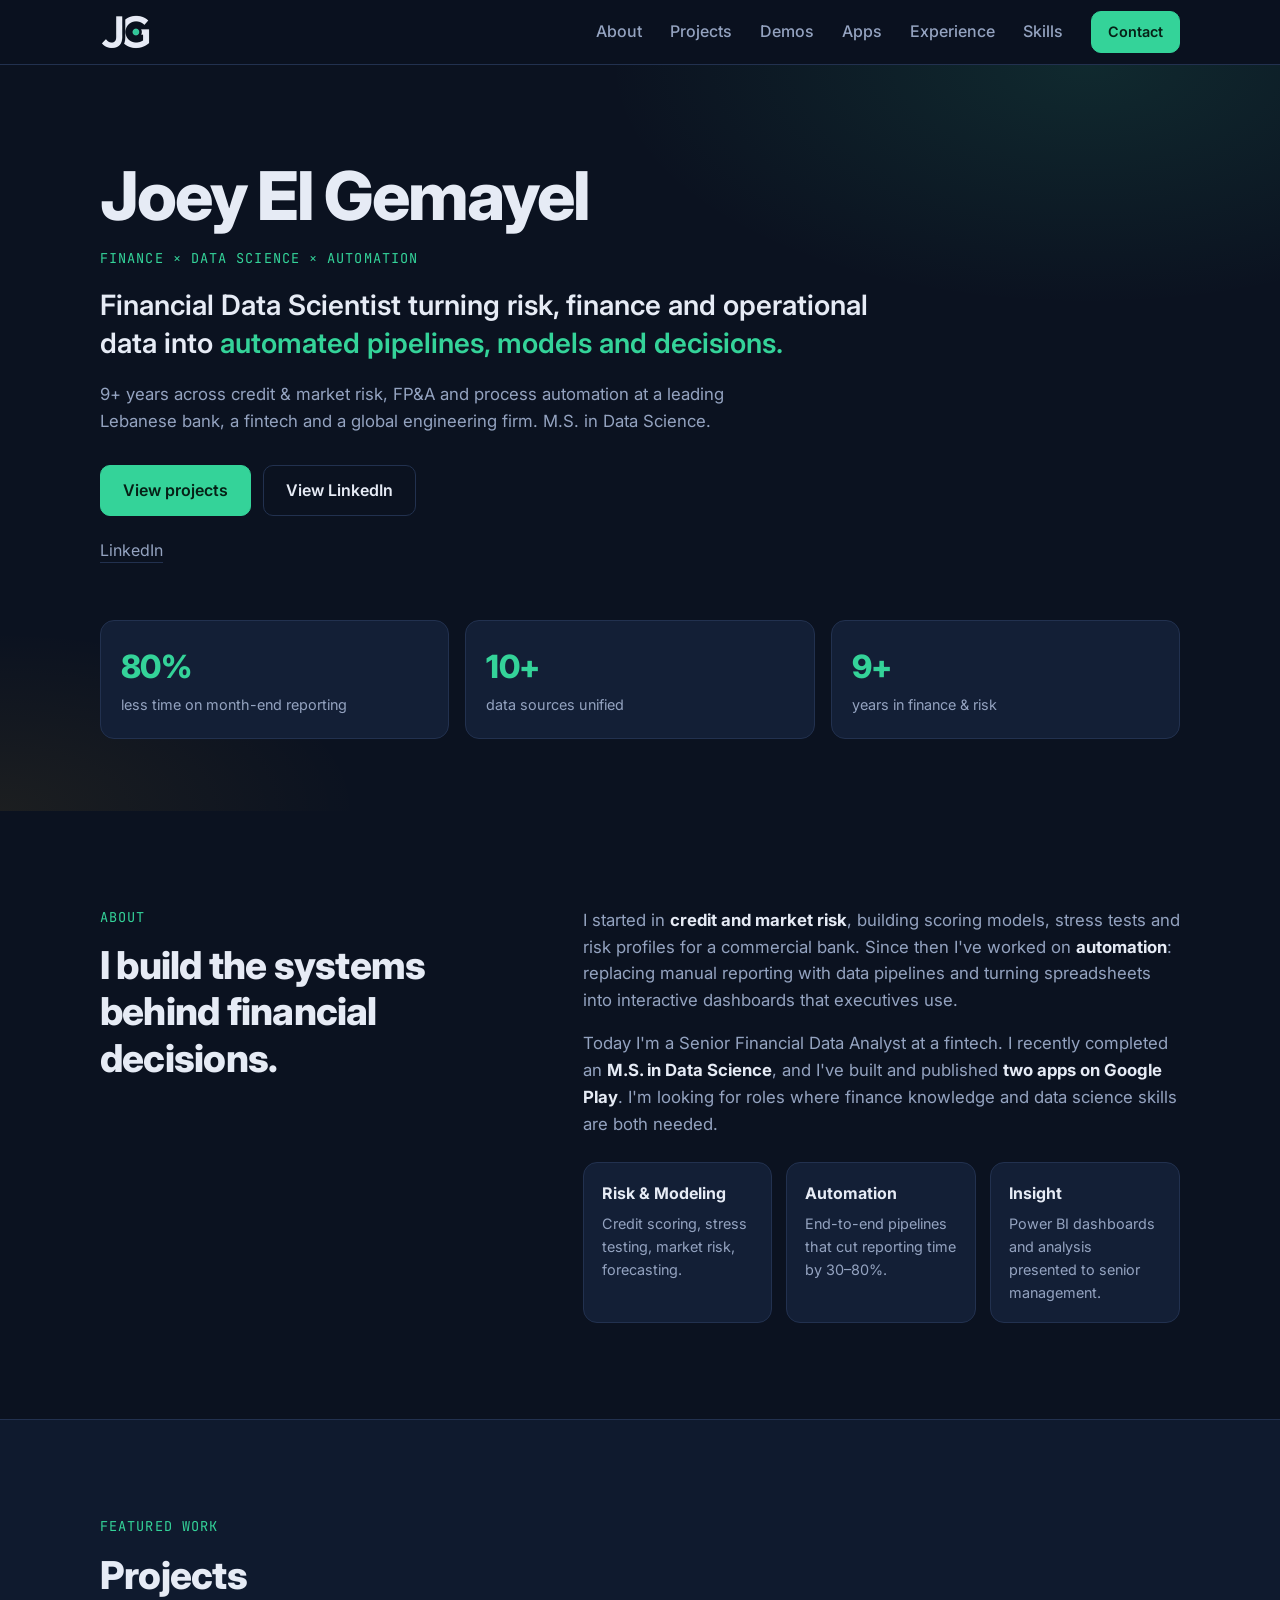
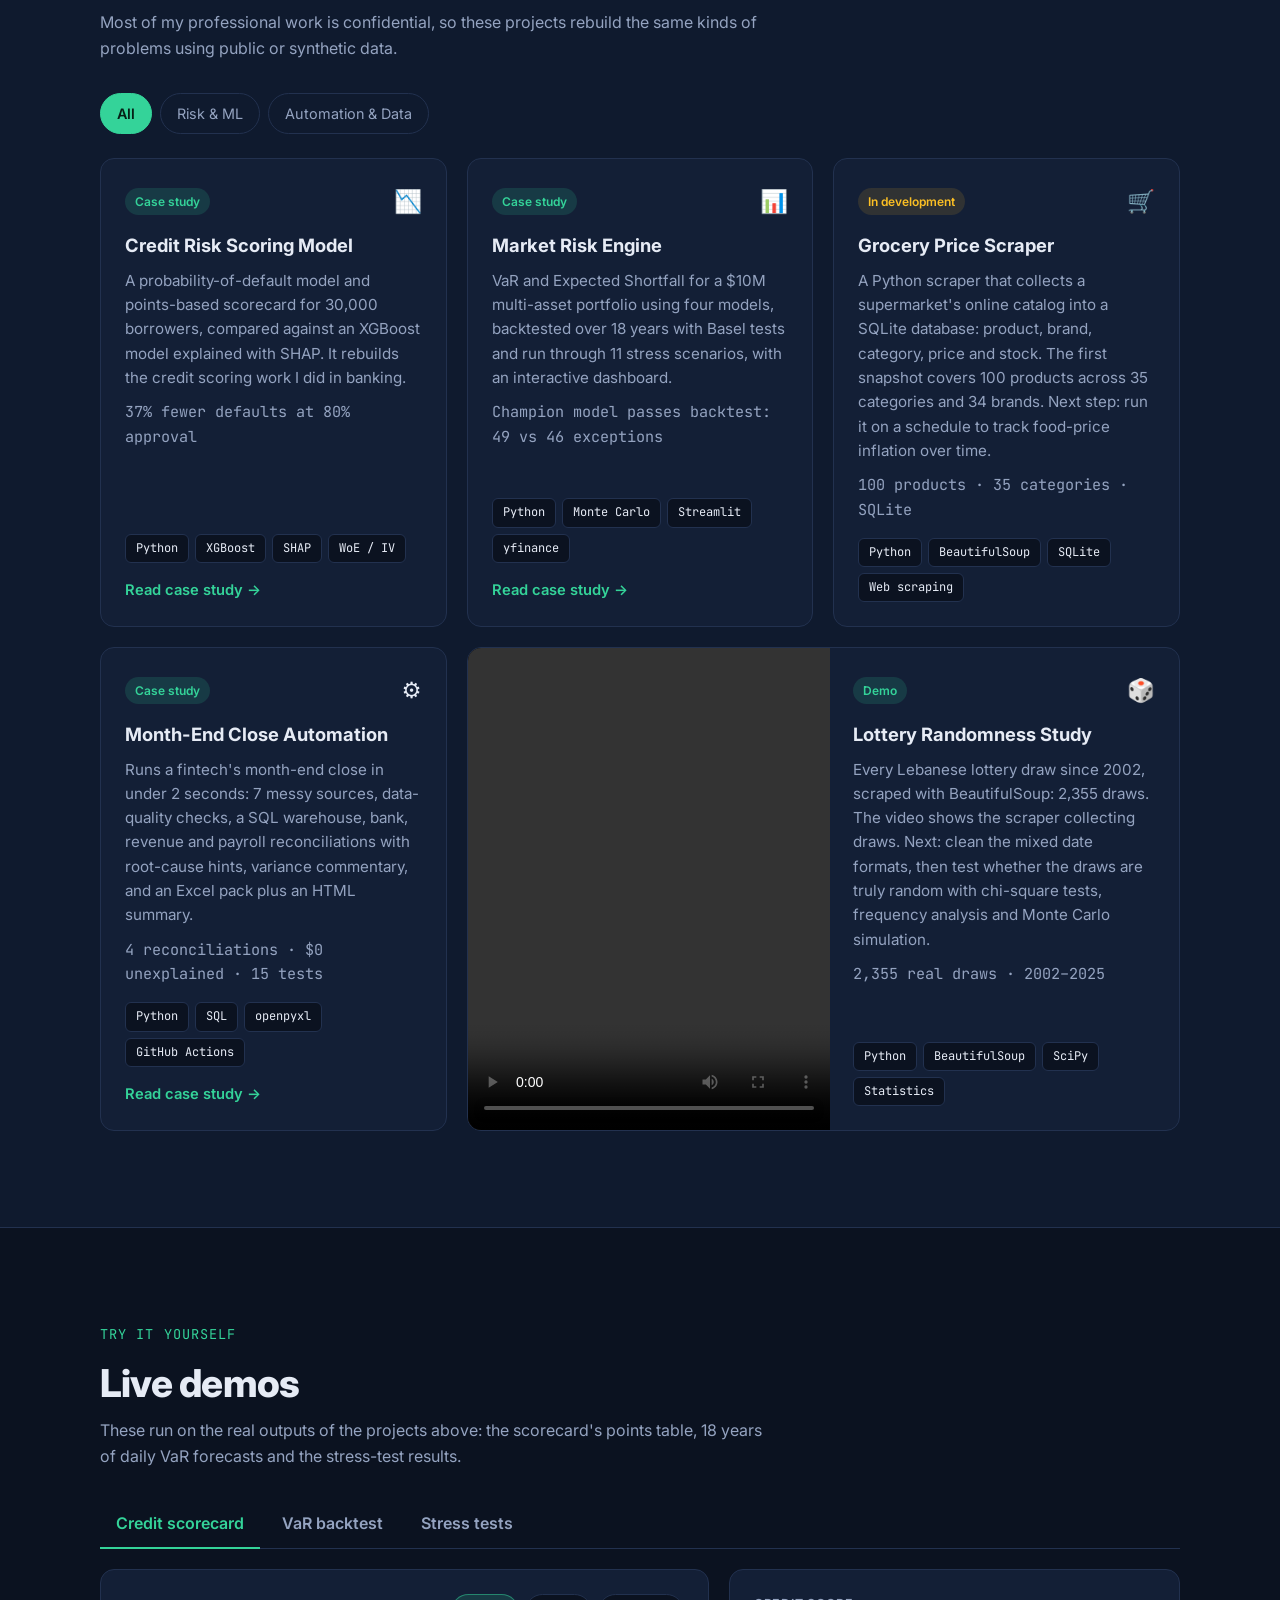
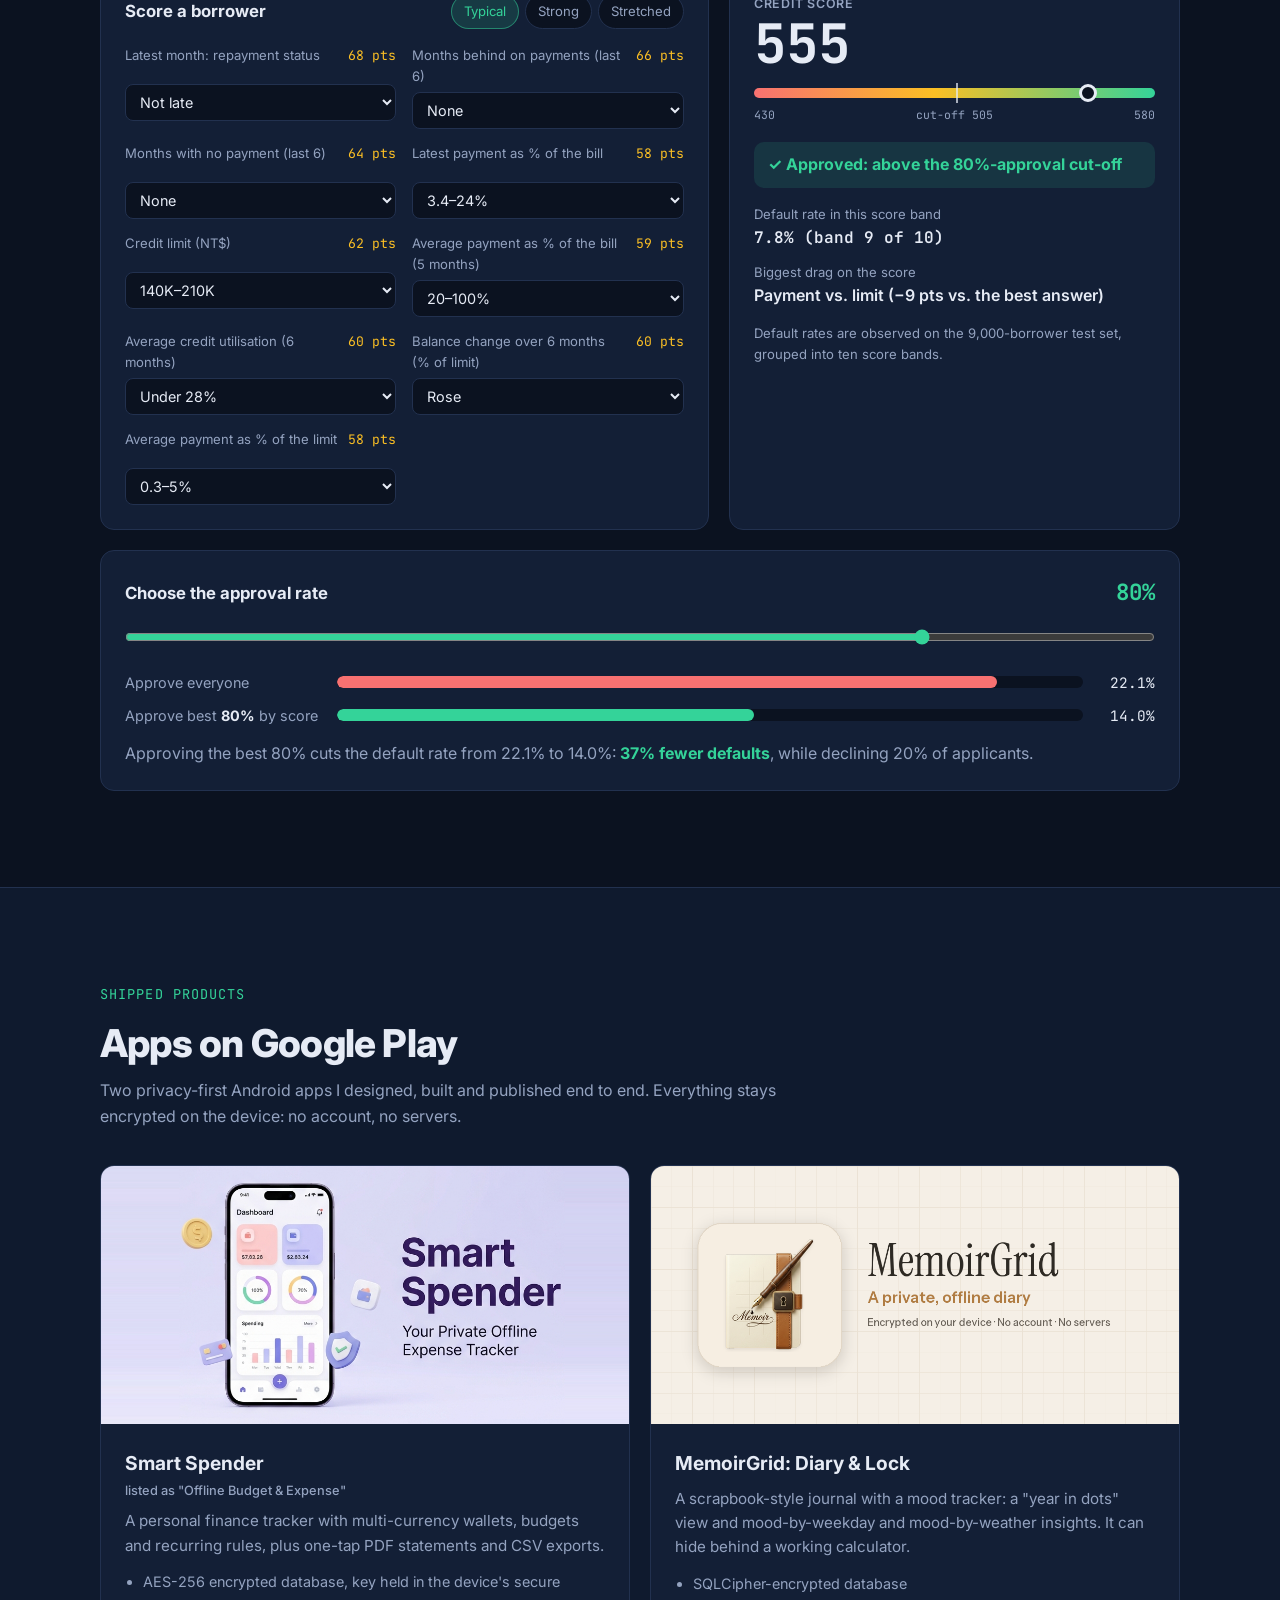
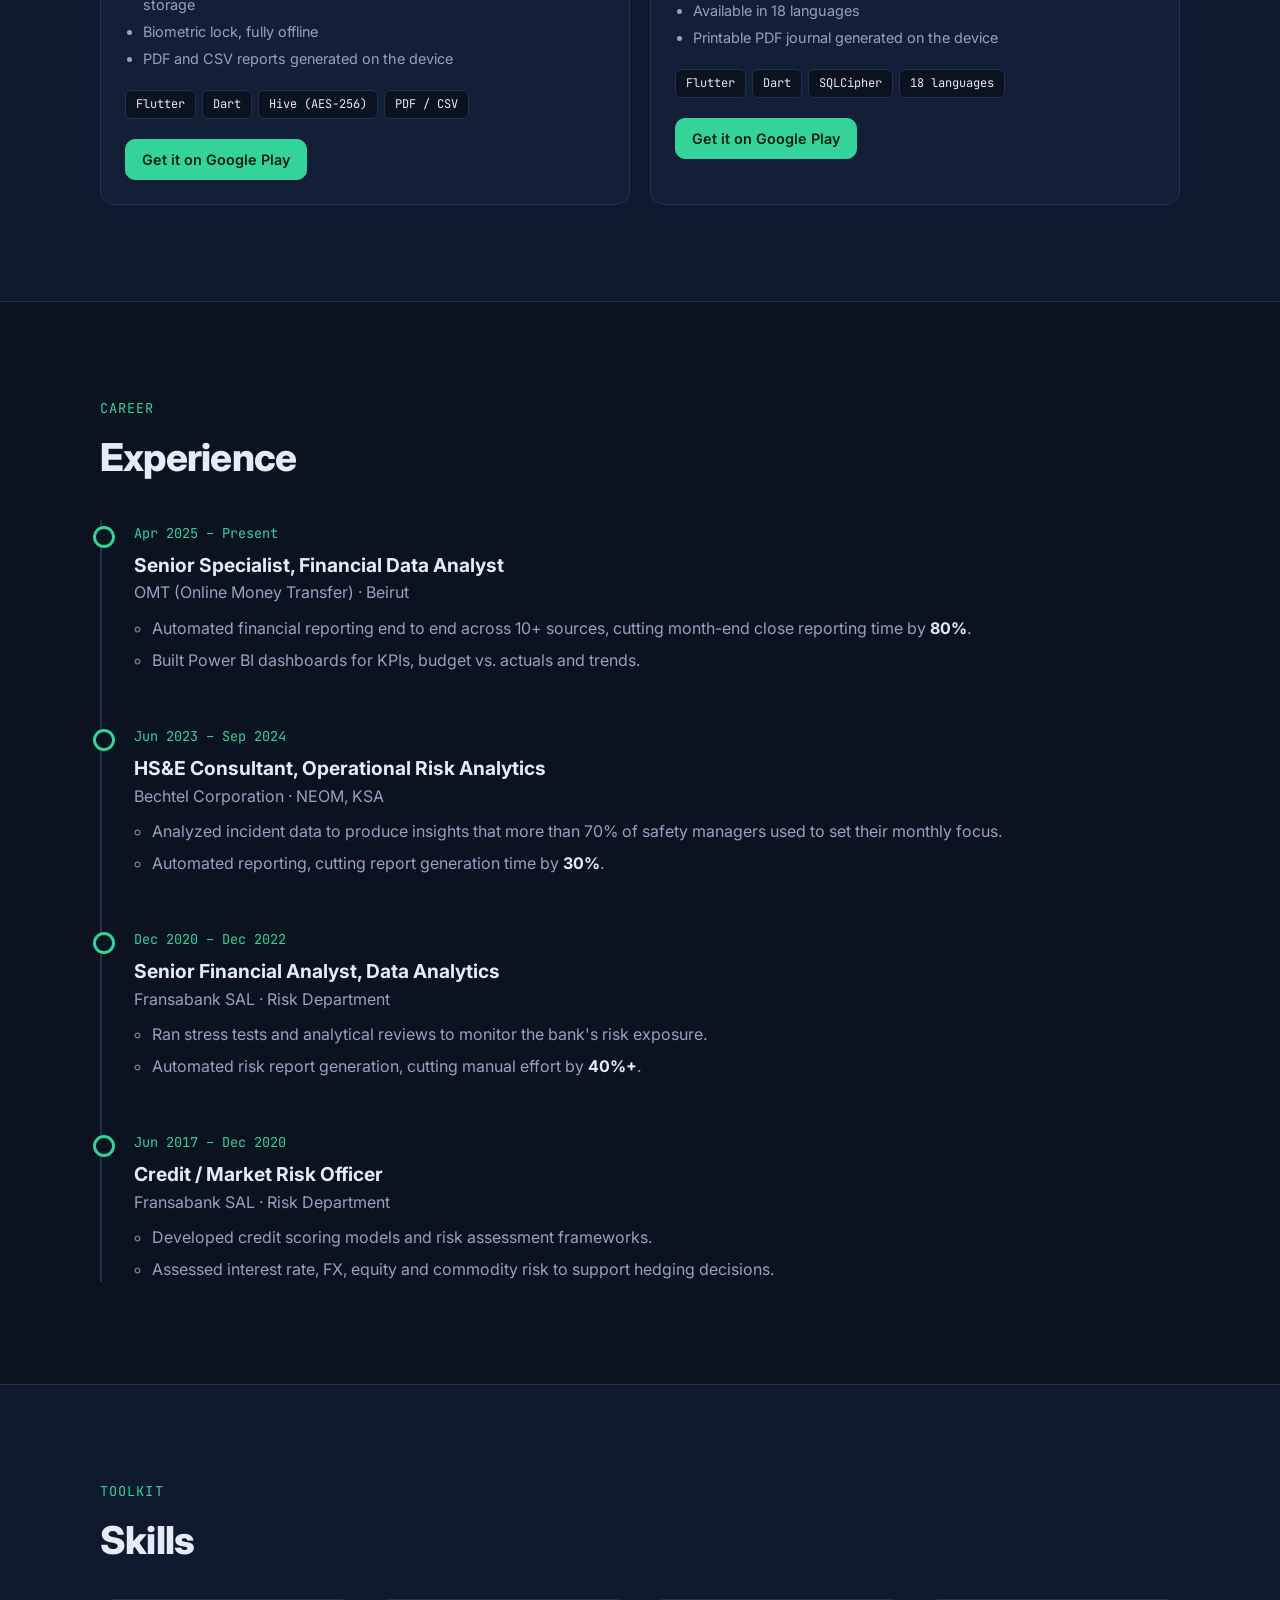
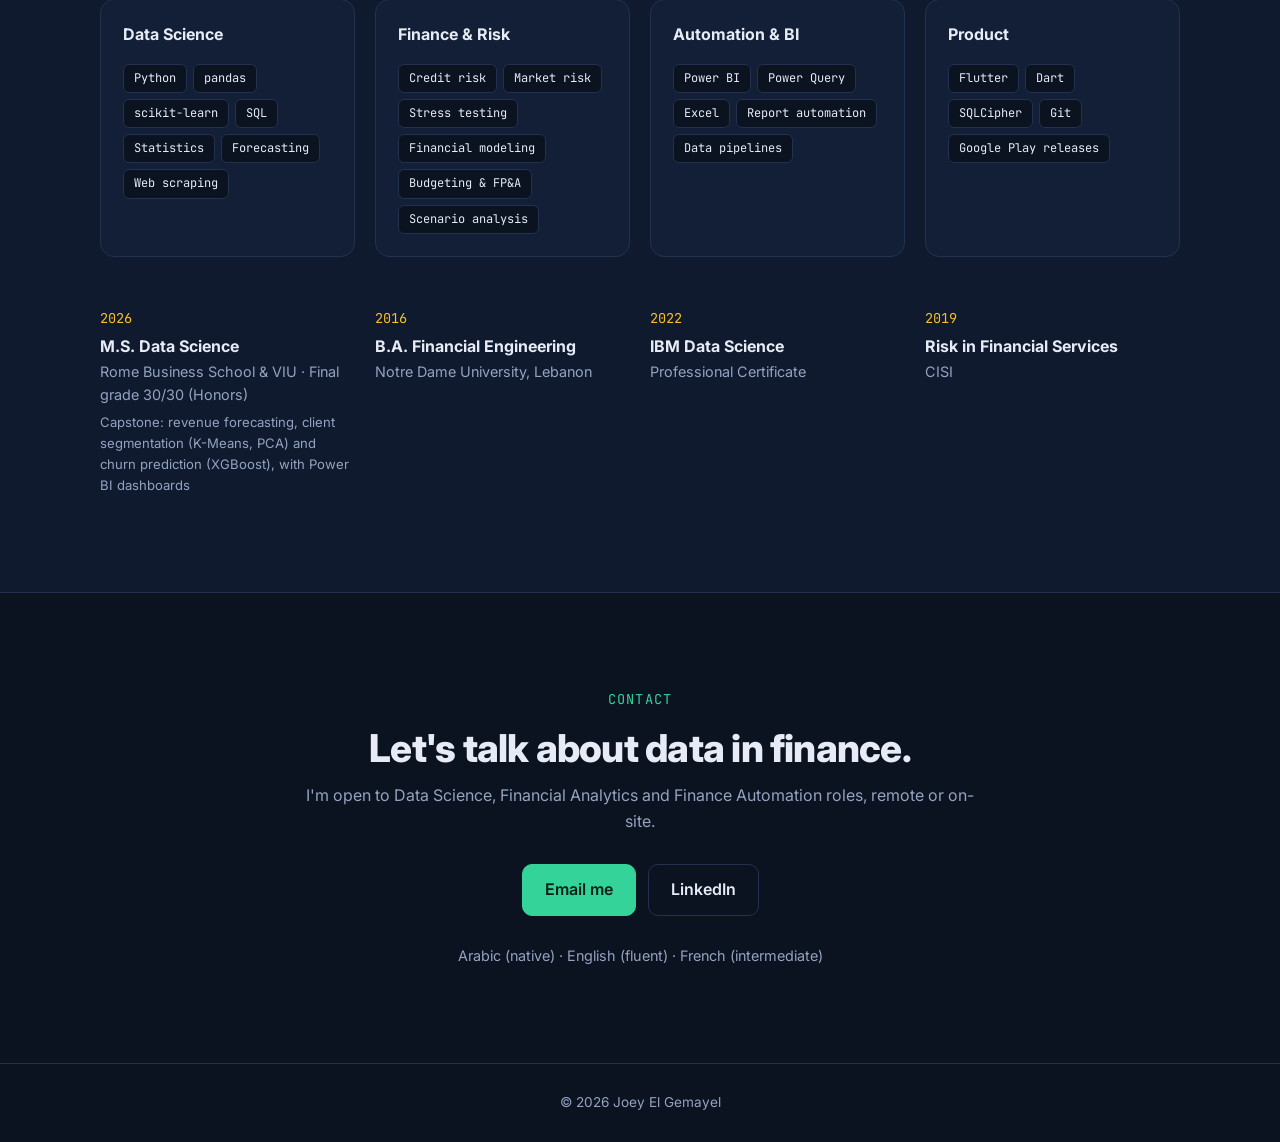
<file: index.html>
<!doctype html>
<html lang="en">
<head>
  <meta charset="utf-8" />
  <meta name="viewport" content="width=device-width, initial-scale=1" />
  <title>Joey El Gemayel | Financial Data Scientist</title>
  <meta name="description" content="Financial Data Scientist with 9+ years in risk, FP&A and automation. Python, SQL, Power BI, machine learning." />
  <link rel="icon" href="assets/brand/favicon.ico" sizes="any" />
  <link rel="icon" type="image/png" sizes="32x32" href="assets/brand/favicon-32.png" />
  <link rel="apple-touch-icon" href="assets/brand/apple-touch-icon.png" />
  <meta name="theme-color" content="#0b1220" />
  <meta property="og:type" content="website" />
  <meta property="og:title" content="Joey El Gemayel | Financial Data Scientist" />
  <meta property="og:url" content="https://joeygem.github.io/" />
  <meta property="og:image" content="https://joeygem.github.io/assets/brand/og-image.png" />
  <meta property="og:image:width" content="1200" />
  <meta property="og:image:height" content="630" />
  <meta name="twitter:card" content="summary_large_image" />
  <link rel="preconnect" href="https://fonts.googleapis.com" />
  <link rel="preconnect" href="https://fonts.gstatic.com" crossorigin />
  <link href="https://fonts.googleapis.com/css2?family=Inter:wght@400;500;600;700;800&family=JetBrains+Mono:wght@500&display=swap" rel="stylesheet" />
  <link rel="stylesheet" href="styles.css" />
</head>
<body>
  <div class="progress" id="progress" aria-hidden="true"></div>
  <header class="nav" id="top">
    <div class="container nav-inner">
      <a href="#top" class="logo"><img src="assets/brand/jg-mark-72.png" alt="Joey El Gemayel" width="51" height="36" /></a>
      <button class="nav-toggle" aria-label="Open menu" aria-expanded="false">&#9776;</button>
      <nav class="nav-links">
        <a href="#about">About</a>
        <a href="#projects">Projects</a>
        <a href="#demos">Demos</a>
        <a href="#apps">Apps</a>
        <a href="#experience">Experience</a>
        <a href="#skills">Skills</a>
        <a href="#contact" class="btn btn-small">Contact</a>
      </nav>
    </div>
  </header>

  <main>
    <!-- HERO -->
    <section class="hero">
      <div class="container hero-inner">
        <h1>Joey El Gemayel</h1>
        <p class="eyebrow mono hero-tagline">Finance × Data Science × Automation</p>
        <h2 class="hero-sub">Financial Data Scientist turning risk, finance and operational data into <span class="accent">automated pipelines, models and decisions.</span></h2>
        <p class="hero-text">9+ years across credit &amp; market risk, FP&amp;A and process automation at a leading Lebanese bank, a fintech and a global engineering firm. M.S. in Data Science.</p>
        <div class="hero-cta">
          <a href="#projects" class="btn">View projects</a>
          <a href="https://linkedin.com/in/joey-el-gemayel-682924b0" class="btn btn-ghost" target="_blank" rel="noopener">View LinkedIn</a>
        </div>
        <ul class="hero-links">
          <li><a href="https://linkedin.com/in/joey-el-gemayel-682924b0" target="_blank" rel="noopener">LinkedIn</a></li>
        </ul>

        <div class="stats stats-3">
          <div class="stat"><span class="stat-num" data-count="80" data-suffix="%">0</span><span class="stat-label">less time on month-end reporting</span></div>          <div class="stat"><span class="stat-num" data-count="10" data-suffix="+">0</span><span class="stat-label">data sources unified</span></div>
          <div class="stat"><span class="stat-num" data-count="9" data-suffix="+">0</span><span class="stat-label">years in finance &amp; risk</span></div>
        </div>
      </div>
    </section>

    <!-- ABOUT -->
    <section class="section" id="about">
      <div class="container about">
        <div>
          <p class="eyebrow mono">About</p>
          <h2 class="section-title">I build the systems behind financial decisions.</h2>
        </div>
        <div class="about-text">
          <p>I started in <strong>credit and market risk</strong>, building scoring models, stress tests and risk profiles for a commercial bank. Since then I've worked on <strong>automation</strong>: replacing manual reporting with data pipelines and turning spreadsheets into interactive dashboards that executives use.</p>
          <p>Today I'm a Senior Financial Data Analyst at a fintech. I recently completed an <strong>M.S. in Data Science</strong>, and I've built and published <strong>two apps on Google Play</strong>. I'm looking for roles where finance knowledge and data science skills are both needed.</p>
          <div class="pillars">
            <div class="pillar"><h3>Risk &amp; Modeling</h3><p>Credit scoring, stress testing, market risk, forecasting.</p></div>
            <div class="pillar"><h3>Automation</h3><p>End-to-end pipelines that cut reporting time by 30–80%.</p></div>
            <div class="pillar"><h3>Insight</h3><p>Power BI dashboards and analysis presented to senior management.</p></div>
          </div>
        </div>
      </div>
    </section>

    <!-- PROJECTS -->
    <section class="section section-alt" id="projects">
      <div class="container">
        <p class="eyebrow mono">Featured work</p>
        <h2 class="section-title">Projects</h2>
        <p class="section-lead">Most of my professional work is confidential, so these projects rebuild the same kinds of problems using public or synthetic data.</p>

        <div class="filters" role="tablist">
          <button class="filter active" data-filter="all">All</button>
          <button class="filter" data-filter="risk">Risk &amp; ML</button>
          <button class="filter" data-filter="automation">Automation &amp; Data</button>
        </div>

        <div class="grid projects">
          <article class="card" data-cat="risk">
            <div class="card-top"><span class="badge badge-live">Case study</span><span class="card-icon">📉</span></div>
            <h3>Credit Risk Scoring Model</h3>
            <p>A probability-of-default model and points-based scorecard for 30,000 borrowers, compared against an XGBoost model explained with SHAP. It rebuilds the credit scoring work I did in banking.</p>
            <p class="card-metric">37% fewer defaults at 80% approval</p>
            <ul class="tags"><li>Python</li><li>XGBoost</li><li>SHAP</li><li>WoE / IV</li></ul>
            <a href="projects/credit-risk.html" class="card-link">Read case study →</a>
          </article>

          <article class="card" data-cat="risk">
            <div class="card-top"><span class="badge badge-live">Case study</span><span class="card-icon">📊</span></div>
            <h3>Market Risk Engine</h3>
            <p>VaR and Expected Shortfall for a $10M multi-asset portfolio using four models, backtested over 18 years with Basel tests and run through 11 stress scenarios, with an interactive dashboard.</p>
            <p class="card-metric">Champion model passes backtest: 49 vs 46 exceptions</p>
            <ul class="tags"><li>Python</li><li>Monte Carlo</li><li>Streamlit</li><li>yfinance</li></ul>
            <a href="projects/market-risk.html" class="card-link">Read case study →</a>
          </article>

          <article class="card" data-cat="automation">
            <div class="card-top"><span class="badge badge-soon">In development</span><span class="card-icon">🛒</span></div>
            <h3>Grocery Price Scraper</h3>
            <p>A Python scraper that collects a supermarket's online catalog into a SQLite database: product, brand, category, price and stock. The first snapshot covers 100 products across 35 categories and 34 brands. Next step: run it on a schedule to track food-price inflation over time.</p>
            <p class="card-metric">100 products · 35 categories · SQLite</p>
            <ul class="tags"><li>Python</li><li>BeautifulSoup</li><li>SQLite</li><li>Web scraping</li></ul>
          </article>

          <article class="card" data-cat="automation">
            <div class="card-top"><span class="badge badge-live">Case study</span><span class="card-icon">⚙️</span></div>
            <h3>Month-End Close Automation</h3>
            <p>Runs a fintech's month-end close in under 2 seconds: 7 messy sources, data-quality checks, a SQL warehouse, bank, revenue and payroll reconciliations with root-cause hints, variance commentary, and an Excel pack plus an HTML summary.</p>
            <p class="card-metric">4 reconciliations · $0 unexplained · 15 tests</p>
            <ul class="tags"><li>Python</li><li>SQL</li><li>openpyxl</li><li>GitHub Actions</li></ul>
            <a href="projects/month-end.html" class="card-link">Read case study →</a>
          </article>

          <article class="card card-wide" data-cat="risk">
            <div class="card-media">
              <video src="assets/lottery-scraper-demo.mp4" controls preload="metadata" playsinline></video>
            </div>
            <div class="card-body">
              <div class="card-top"><span class="badge badge-live">Demo</span><span class="card-icon">🎲</span></div>
              <h3>Lottery Randomness Study</h3>
              <p>Every Lebanese lottery draw since 2002, scraped with BeautifulSoup: 2,355 draws. The video shows the scraper collecting draws. Next: clean the mixed date formats, then test whether the draws are truly random with chi-square tests, frequency analysis and Monte Carlo simulation.</p>
              <p class="card-metric">2,355 real draws · 2002–2025</p>
              <ul class="tags"><li>Python</li><li>BeautifulSoup</li><li>SciPy</li><li>Statistics</li></ul>
            </div>
          </article>
        </div>
      </div>
    </section>

    <!-- LIVE DEMOS -->
    <section class="section" id="demos">
      <div class="container">
        <p class="eyebrow mono">Try it yourself</p>
        <h2 class="section-title">Live demos</h2>
        <p class="section-lead">These run on the real outputs of the projects above: the scorecard's points table, 18 years of daily VaR forecasts and the stress-test results.</p>

        <div class="demo-tabs" role="tablist" aria-label="Demos">
          <button class="demo-tab active" role="tab" aria-selected="true" aria-controls="demo-credit" id="tab-credit">Credit scorecard</button>
          <button class="demo-tab" role="tab" aria-selected="false" aria-controls="demo-var" id="tab-var" tabindex="-1">VaR backtest</button>
          <button class="demo-tab" role="tab" aria-selected="false" aria-controls="demo-stress" id="tab-stress" tabindex="-1">Stress tests</button>
        </div>

        <!-- Credit scorecard -->
        <div class="demo-panel" id="demo-credit" role="tabpanel" aria-labelledby="tab-credit">
          <div class="demo-grid">
            <div class="demo-box">
              <div class="demo-head">
                <h3>Score a borrower</h3>
                <div class="chips" id="cs-presets">
                  <button class="chip active" data-preset="typical">Typical</button>
                  <button class="chip" data-preset="strong">Strong</button>
                  <button class="chip" data-preset="stretched">Stretched</button>
                </div>
              </div>
              <form class="cs-form" id="cs-form" onsubmit="return false"></form>
            </div>
            <div class="demo-box cs-result" aria-live="polite">
              <p class="demo-label">Credit score</p>
              <p class="cs-score mono" id="cs-score">555</p>
              <div class="cs-scale" aria-hidden="true">
                <div class="cs-scale-bar"><span class="cs-cutoff" id="cs-cutoff"></span><span class="cs-needle" id="cs-needle"></span></div>
                <div class="cs-scale-ends mono"><span>430</span><span>cut-off 505</span><span>580</span></div>
              </div>
              <p class="cs-decision" id="cs-decision"></p>
              <dl class="cs-facts">
                <div><dt>Default rate in this score band</dt><dd class="mono" id="cs-band"></dd></div>
                <div><dt>Biggest drag on the score</dt><dd id="cs-drag"></dd></div>
              </dl>
              <p class="demo-note">Default rates are observed on the 9,000-borrower test set, grouped into ten score bands.</p>
            </div>
          </div>

          <div class="demo-box cs-tradeoff">
            <div class="demo-head">
              <h3>Choose the approval rate</h3>
              <output class="mono" id="ap-out" for="ap-range">80%</output>
            </div>
            <input type="range" id="ap-range" min="10" max="100" step="10" value="80" aria-label="Approval rate" />
            <div class="ap-bars">
              <div class="ap-row"><span>Approve everyone</span><div class="ap-track"><div class="ap-fill ap-base" id="ap-base"></div></div><span class="mono" id="ap-base-val"></span></div>
              <div class="ap-row"><span>Approve best <b id="ap-pct">80%</b> by score</span><div class="ap-track"><div class="ap-fill" id="ap-model"></div></div><span class="mono" id="ap-model-val"></span></div>
            </div>
            <p class="ap-summary" id="ap-summary"></p>
          </div>
        </div>

        <!-- VaR backtest -->
        <div class="demo-panel" id="demo-var" role="tabpanel" aria-labelledby="tab-var" hidden>
          <div class="demo-box">
            <div class="demo-controls">
              <div>
                <p class="demo-label">Model</p>
                <div class="chips" id="var-models">
                  <button class="chip" data-model="historical">Historical</button>
                  <button class="chip" data-model="parametric">EWMA parametric</button>
                  <button class="chip" data-model="monte_carlo">Monte Carlo (t)</button>
                  <button class="chip active" data-model="filtered_historical">Filtered historical ★</button>
                </div>
              </div>
              <div>
                <p class="demo-label">Period</p>
                <div class="chips" id="var-periods">
                  <button class="chip active" data-from="2008-09-19" data-to="2026-12-31">All 18 years</button>
                  <button class="chip" data-from="2008-09-19" data-to="2009-12-31">2008–09 crisis</button>
                  <button class="chip" data-from="2020-01-01" data-to="2020-12-31">2020 COVID</button>
                  <button class="chip" data-from="2022-01-01" data-to="2022-12-31">2022 rate shock</button>
                  <button class="chip" data-last="250">Last 250 days</button>
                </div>
              </div>
            </div>
            <div class="var-chart-wrap">
              <canvas id="var-chart" role="img" aria-label="Daily profit and loss against the 99% one-day VaR forecast"></canvas>
              <div class="var-tip" id="var-tip" hidden></div>
              <p class="var-loading" id="var-loading">Loading 4,568 days of forecasts…</p>
            </div>
            <div class="var-legend">
              <span><i class="lg lg-pnl"></i>Daily P&amp;L ($10M portfolio)</span>
              <span><i class="lg lg-var"></i>99% 1-day VaR (shown as a loss)</span>
              <span><i class="lg lg-exc"></i>Exception: loss bigger than VaR</span>
            </div>
            <div class="var-stats">
              <div><p class="demo-label">Exceptions</p><p class="mono var-big" id="vs-exc">–</p><p class="muted" id="vs-exp"></p></div>
              <div><p class="demo-label">Kupiec test (5%)</p><p class="mono var-big" id="vs-kupiec">–</p><p class="muted" id="vs-p"></p></div>
              <div><p class="demo-label">Basel zone, last 250 days</p><p class="mono var-big" id="vs-zone">–</p><p class="muted" id="vs-zone-n"></p></div>
            </div>
          </div>
        </div>

        <!-- Stress tests -->
        <div class="demo-panel" id="demo-stress" role="tabpanel" aria-labelledby="tab-stress" hidden>
          <div class="demo-grid demo-grid-wide">
            <div class="demo-box">
              <div class="demo-head">
                <h3>What each scenario does to $10M</h3>
                <div class="chips" id="st-filter">
                  <button class="chip active" data-type="all">All</button>
                  <button class="chip" data-type="Historical"><i class="dot" style="background:#f87171"></i>Historical</button>
                  <button class="chip" data-type="Hypothetical"><i class="dot" style="background:#fb923c"></i>Hypothetical</button>
                </div>
              </div>
              <ul class="st-list" id="st-list"></ul>
              <p class="st-detail" id="st-detail" aria-live="polite">Hover or tap a scenario for details.</p>
            </div>
            <div class="demo-box">
              <div class="demo-head"><h3>Where the risk comes from</h3></div>
              <p class="demo-note">Share of the portfolio's money vs. share of its VaR, by asset class.</p>
              <div class="mix" id="mix"></div>
              <p class="mix-takeaway">Equities are <b>45%</b> of the money but <b>83%</b> of the risk. Oil is the only position that lowers total VaR.</p>
            </div>
          </div>
        </div>
      </div>
    </section>

    <!-- APPS -->
    <section class="section section-alt" id="apps">
      <div class="container">
        <p class="eyebrow mono">Shipped products</p>
        <h2 class="section-title">Apps on Google Play</h2>
        <p class="section-lead">Two privacy-first Android apps I designed, built and published end to end. Everything stays encrypted on the device: no account, no servers.</p>

        <div class="grid apps">
          <article class="app-card">
            <img src="assets/apps/smart_spender_feature.png" alt="Smart Spender: your private offline expense tracker" loading="lazy" />
            <div class="app-body">
              <h3>Smart Spender <span class="muted app-alias">listed as "Offline Budget &amp; Expense"</span></h3>
              <p>A personal finance tracker with multi-currency wallets, budgets and recurring rules, plus one-tap PDF statements and CSV exports.</p>
              <ul class="app-points">
                <li>AES-256 encrypted database, key held in the device's secure storage</li>
                <li>Biometric lock, fully offline</li>
                <li>PDF and CSV reports generated on the device</li>
              </ul>
              <ul class="tags"><li>Flutter</li><li>Dart</li><li>Hive (AES-256)</li><li>PDF / CSV</li></ul>
              <a href="https://play.google.com/store/apps/details?id=com.localcoredev.smart_spender" class="btn btn-small" target="_blank" rel="noopener">Get it on Google Play</a>
            </div>
          </article>

          <article class="app-card">
            <img src="assets/apps/memoirgrid_feature.png" alt="MemoirGrid: a private, offline diary" loading="lazy" />
            <div class="app-body">
              <h3>MemoirGrid: Diary &amp; Lock</h3>
              <p>A scrapbook-style journal with a mood tracker: a "year in dots" view and mood-by-weekday and mood-by-weather insights. It can hide behind a working calculator.</p>
              <ul class="app-points">
                <li>SQLCipher-encrypted database</li>
                <li>Available in 18 languages</li>
                <li>Printable PDF journal generated on the device</li>
              </ul>
              <ul class="tags"><li>Flutter</li><li>Dart</li><li>SQLCipher</li><li>18 languages</li></ul>
              <a href="https://play.google.com/store/apps/details?id=com.memoirgrid.diary" class="btn btn-small" target="_blank" rel="noopener">Get it on Google Play</a>
            </div>
          </article>
        </div>
      </div>
    </section>

    <!-- EXPERIENCE -->
    <section class="section" id="experience">
      <div class="container">
        <p class="eyebrow mono">Career</p>
        <h2 class="section-title">Experience</h2>
        <ol class="timeline">
          <li>
            <span class="tl-date mono">Apr 2025 – Present</span>
            <h3>Senior Specialist, Financial Data Analyst</h3>
            <p class="tl-org">OMT (Online Money Transfer) · Beirut</p>
            <ul>
              <li>Automated financial reporting end to end across 10+ sources, cutting month-end close reporting time by <strong>80%</strong>.</li>
              <li>Built Power BI dashboards for KPIs, budget vs. actuals and trends.</li>            </ul>
          </li>
          <li>
            <span class="tl-date mono">Jun 2023 – Sep 2024</span>
            <h3>HS&amp;E Consultant, Operational Risk Analytics</h3>
            <p class="tl-org">Bechtel Corporation · NEOM, KSA</p>
            <ul>
              <li>Analyzed incident data to produce insights that more than 70% of safety managers used to set their monthly focus.</li>
              <li>Automated reporting, cutting report generation time by <strong>30%</strong>.</li>
            </ul>
          </li>
          <li>
            <span class="tl-date mono">Dec 2020 – Dec 2022</span>
            <h3>Senior Financial Analyst, Data Analytics</h3>
            <p class="tl-org">Fransabank SAL · Risk Department</p>
            <ul>
              <li>Ran stress tests and analytical reviews to monitor the bank's risk exposure.</li>
              <li>Automated risk report generation, cutting manual effort by <strong>40%+</strong>.</li>
            </ul>
          </li>
          <li>
            <span class="tl-date mono">Jun 2017 – Dec 2020</span>
            <h3>Credit / Market Risk Officer</h3>
            <p class="tl-org">Fransabank SAL · Risk Department</p>
            <ul>
              <li>Developed credit scoring models and risk assessment frameworks.</li>
              <li>Assessed interest rate, FX, equity and commodity risk to support hedging decisions.</li>
            </ul>
          </li>
        </ol>
      </div>
    </section>

    <!-- SKILLS -->
    <section class="section section-alt" id="skills">
      <div class="container">
        <p class="eyebrow mono">Toolkit</p>
        <h2 class="section-title">Skills</h2>
        <div class="grid skills">
          <div class="skill-group">
            <h3>Data Science</h3>
            <ul class="tags"><li>Python</li><li>pandas</li><li>scikit-learn</li><li>SQL</li><li>Statistics</li><li>Forecasting</li><li>Web scraping</li></ul>
          </div>
          <div class="skill-group">
            <h3>Finance &amp; Risk</h3>
            <ul class="tags"><li>Credit risk</li><li>Market risk</li><li>Stress testing</li><li>Financial modeling</li><li>Budgeting &amp; FP&amp;A</li><li>Scenario analysis</li></ul>
          </div>
          <div class="skill-group">
            <h3>Automation &amp; BI</h3>
            <ul class="tags"><li>Power BI</li><li>Power Query</li><li>Excel</li><li>Report automation</li><li>Data pipelines</li></ul>
          </div>
          <div class="skill-group">
            <h3>Product</h3>
            <ul class="tags"><li>Flutter</li><li>Dart</li><li>SQLCipher</li><li>Git</li><li>Google Play releases</li></ul>
          </div>
        </div>

        <div class="edu">
          <div class="edu-item"><span class="mono">2026</span><h3>M.S. Data Science</h3><p>Rome Business School &amp; VIU · Final grade 30/30 (Honors)</p><p class="edu-note">Capstone: revenue forecasting, client segmentation (K-Means, PCA) and churn prediction (XGBoost), with Power BI dashboards</p></div>
          <div class="edu-item"><span class="mono">2016</span><h3>B.A. Financial Engineering</h3><p>Notre Dame University, Lebanon</p></div>
          <div class="edu-item"><span class="mono">2022</span><h3>IBM Data Science</h3><p>Professional Certificate</p></div>
          <div class="edu-item"><span class="mono">2019</span><h3>Risk in Financial Services</h3><p>CISI</p></div>
        </div>
      </div>
    </section>

    <!-- CONTACT -->
    <section class="section contact" id="contact">
      <div class="container contact-inner">
        <p class="eyebrow mono">Contact</p>
        <h2 class="section-title">Let's talk about data in finance.</h2>
        <p class="section-lead">I'm open to Data Science, Financial Analytics and Finance Automation roles, remote or on-site.</p>
        <div class="hero-cta center">
          <a href="mailto:gemayel.joey@gmail.com" class="btn">Email me</a>
          <a href="https://linkedin.com/in/joey-el-gemayel-682924b0" class="btn btn-ghost" target="_blank" rel="noopener">LinkedIn</a>
        </div>
        <p class="langs">Arabic (native) · English (fluent) · French (intermediate)</p>
      </div>
    </section>
  </main>

  <footer class="footer">
    <div class="container">© <span id="year"></span> Joey El Gemayel</div>
  </footer>

  <script src="script.js"></script>
</body>
</html>
</file>
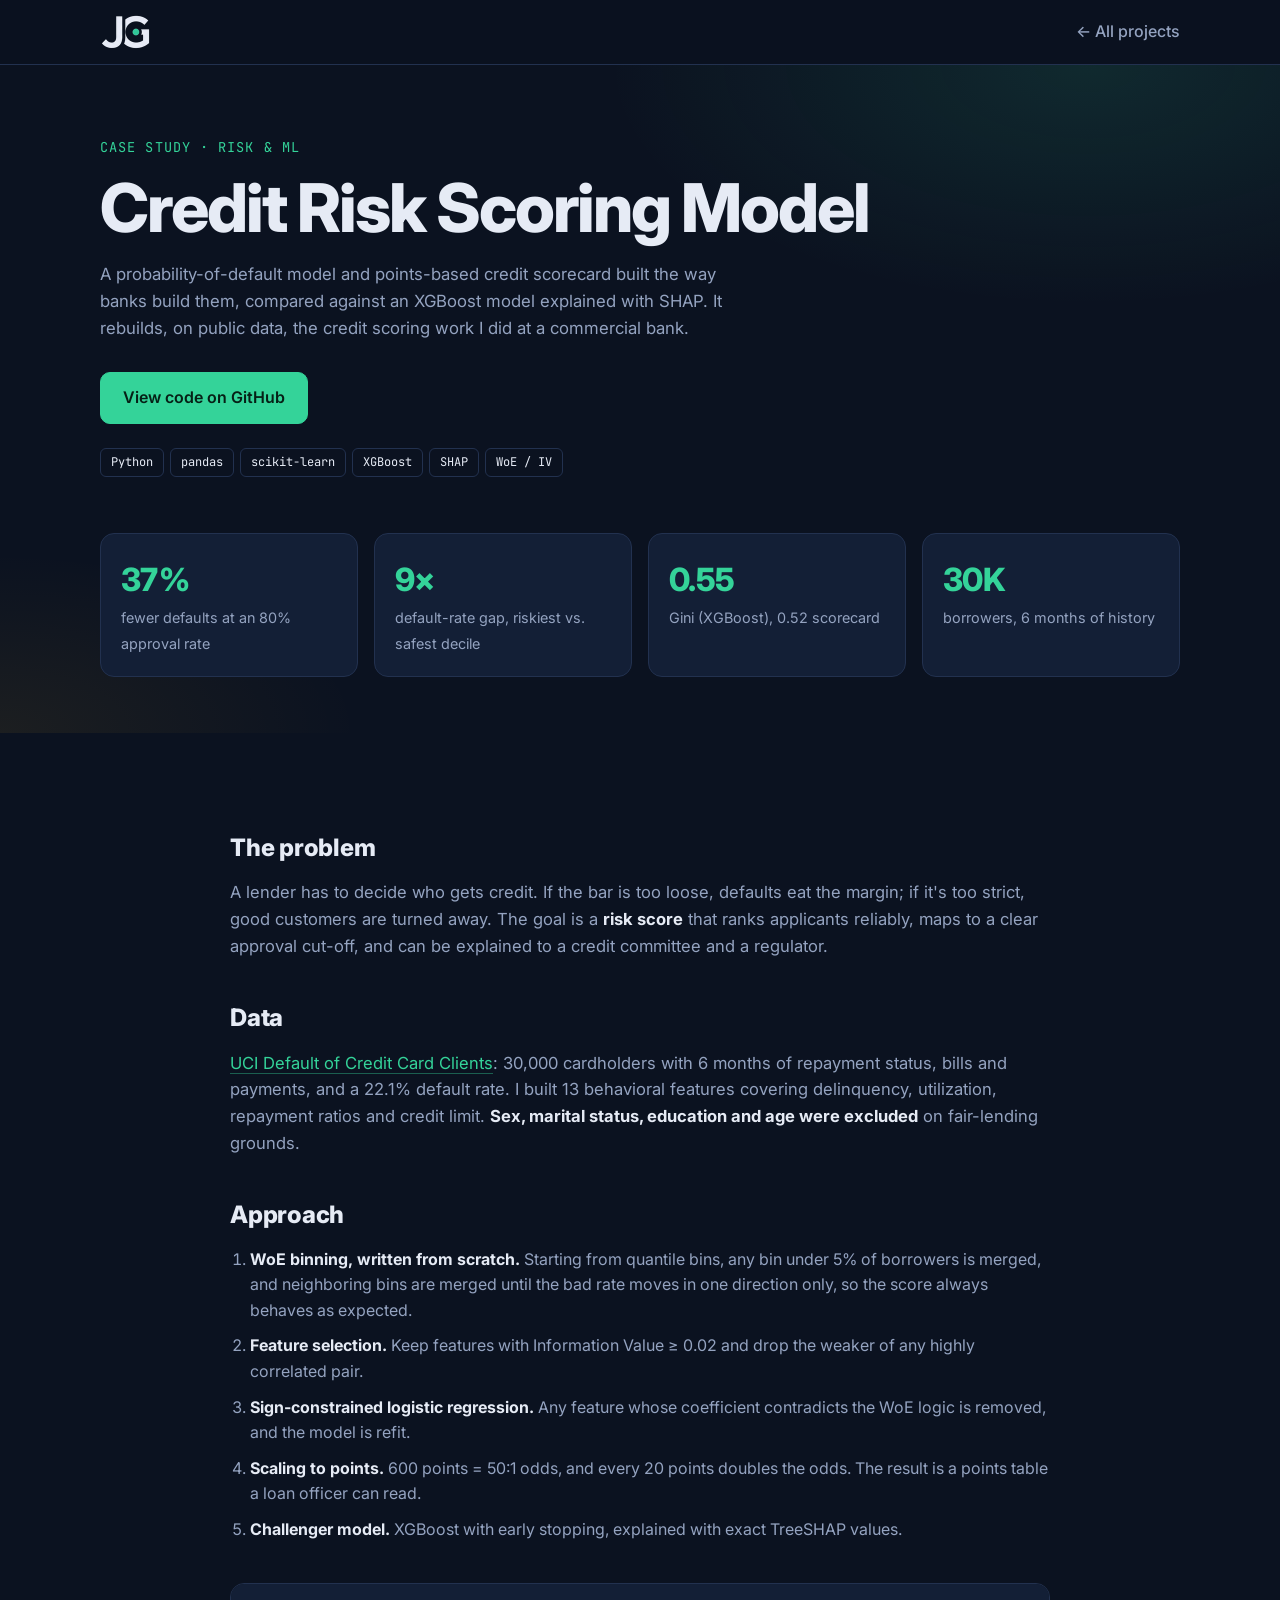
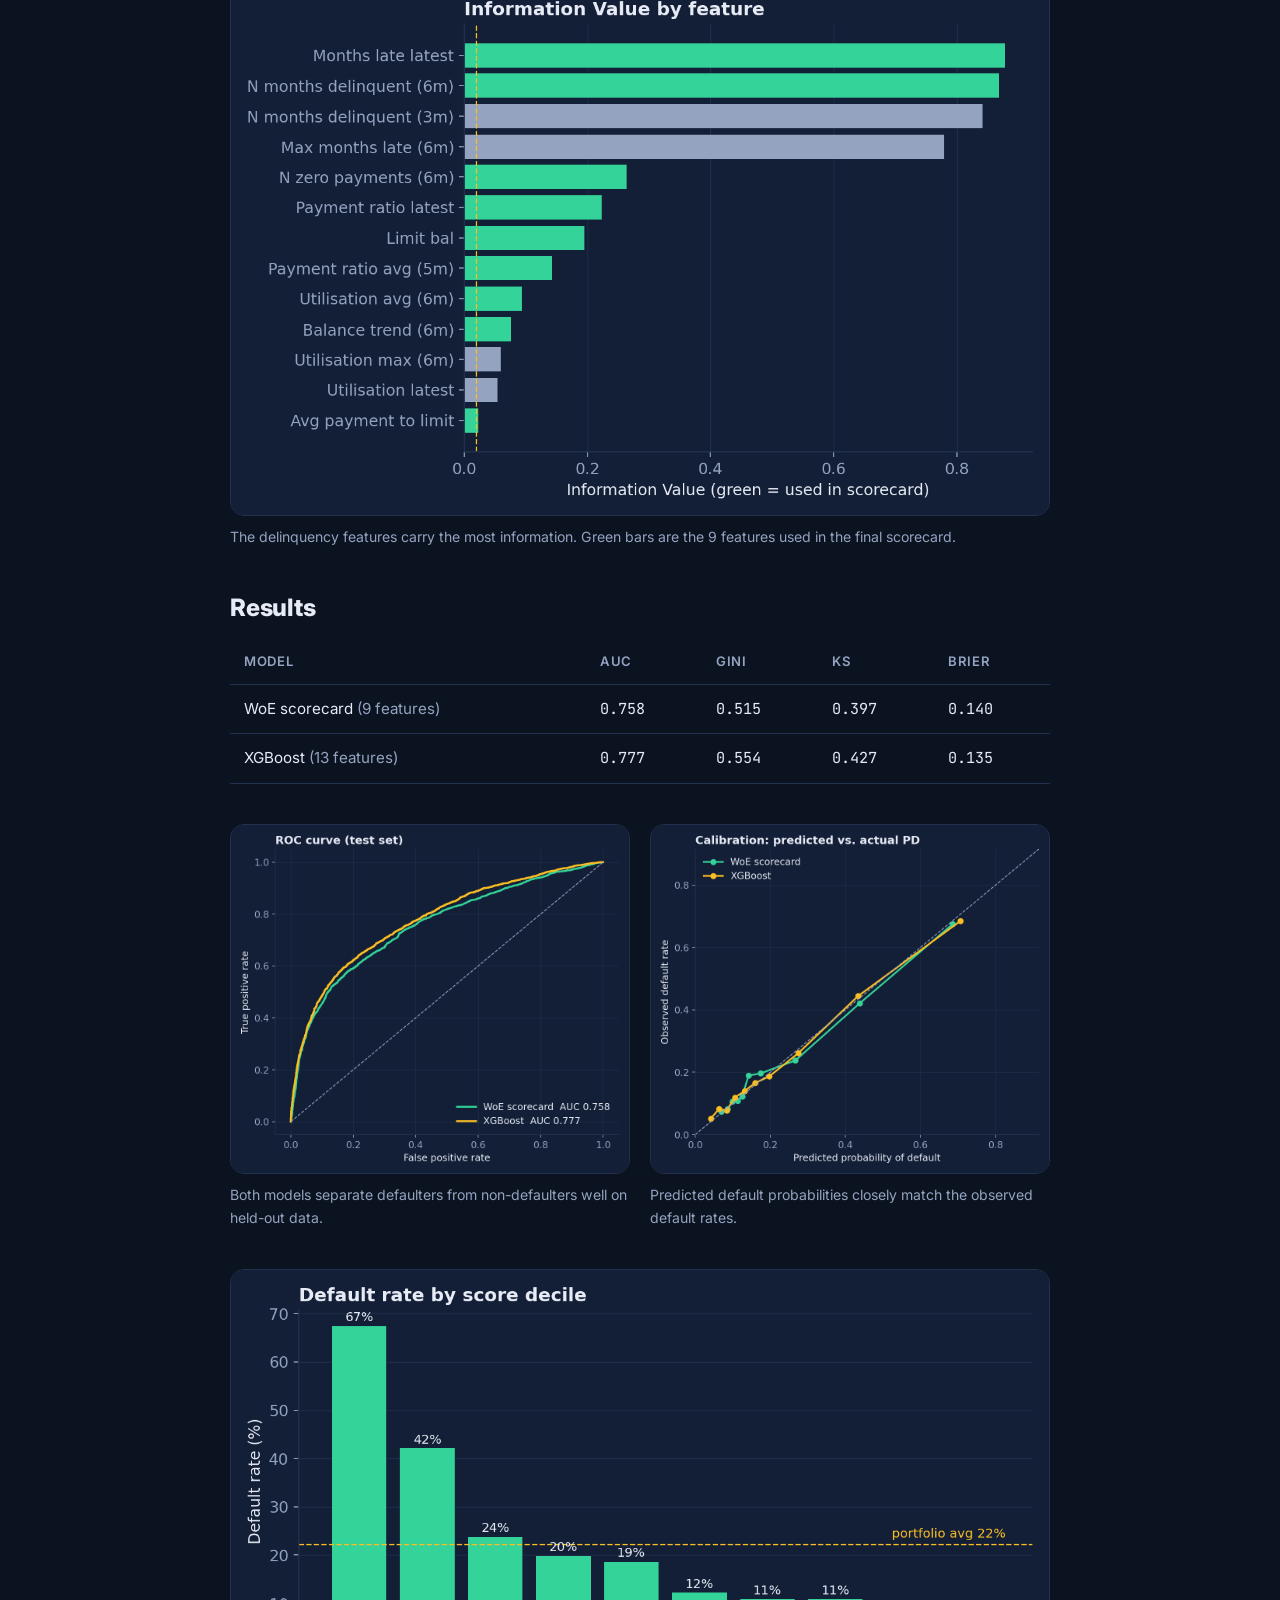
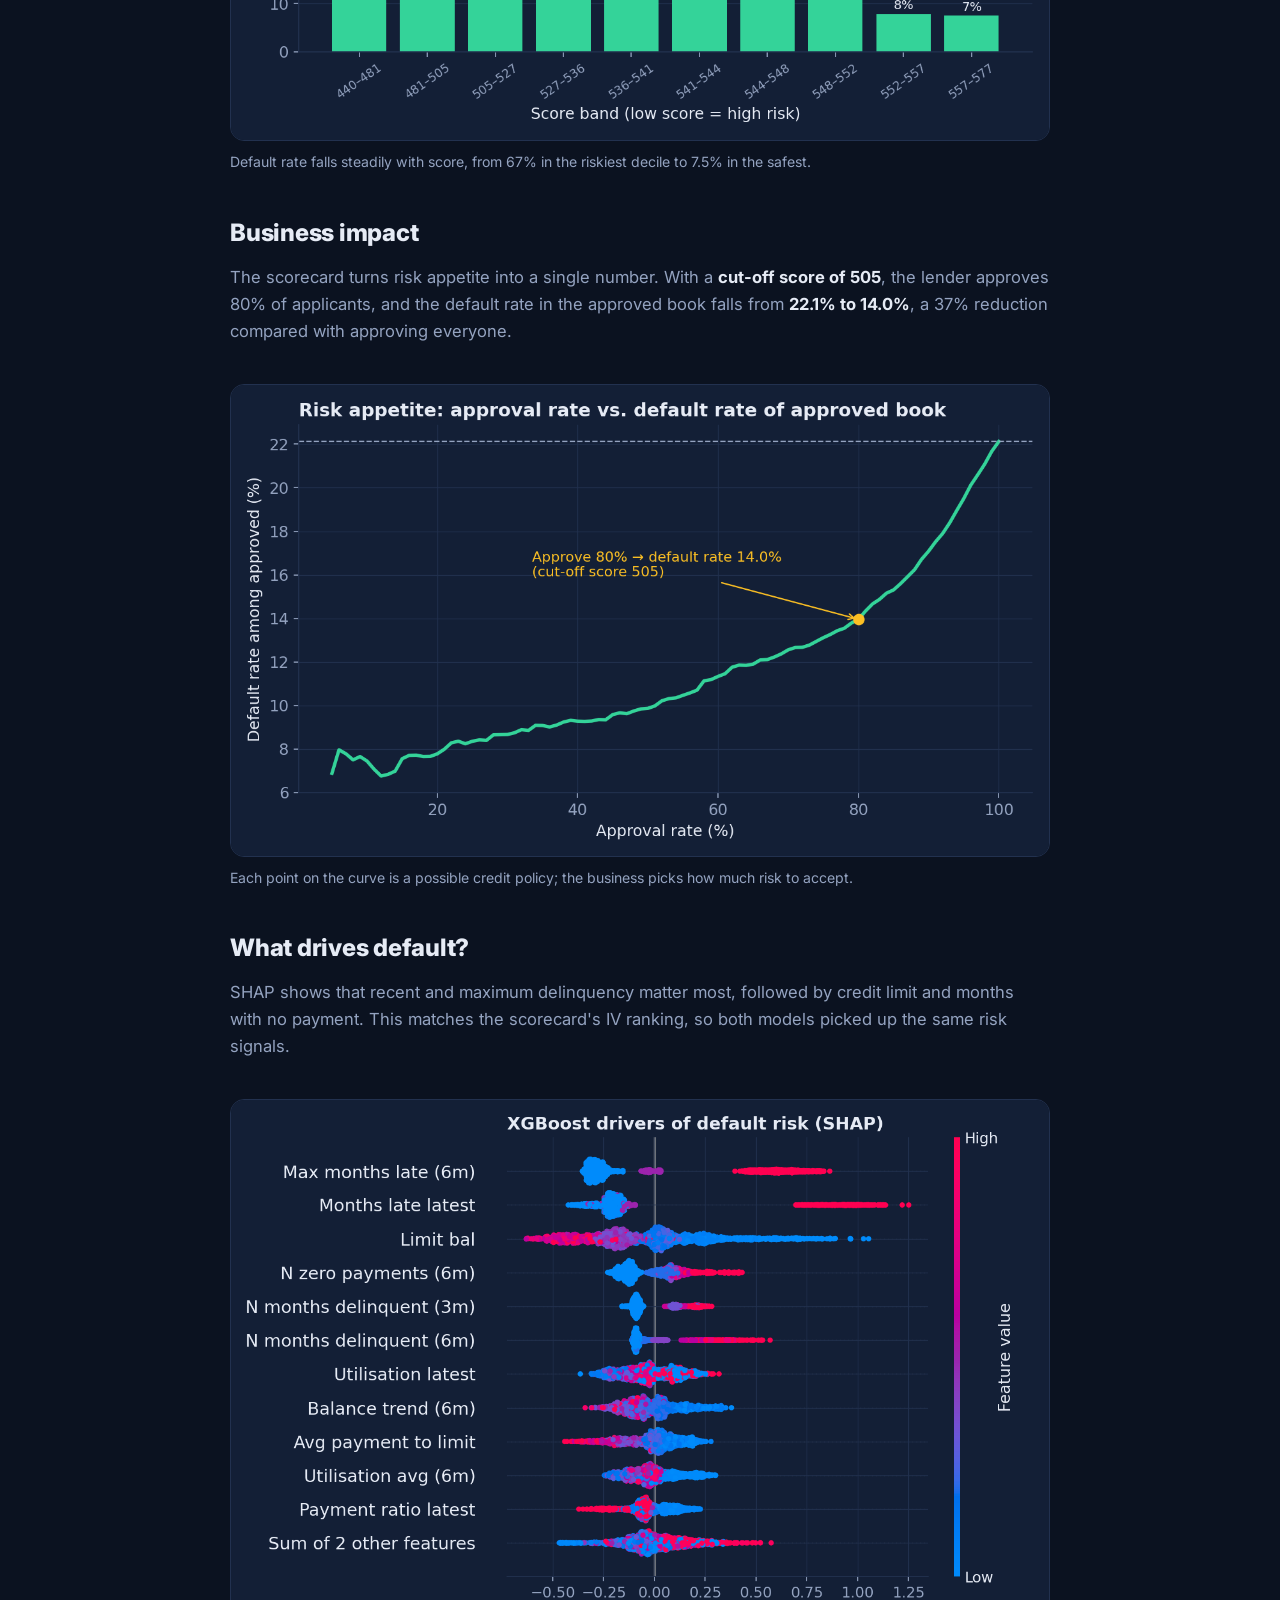
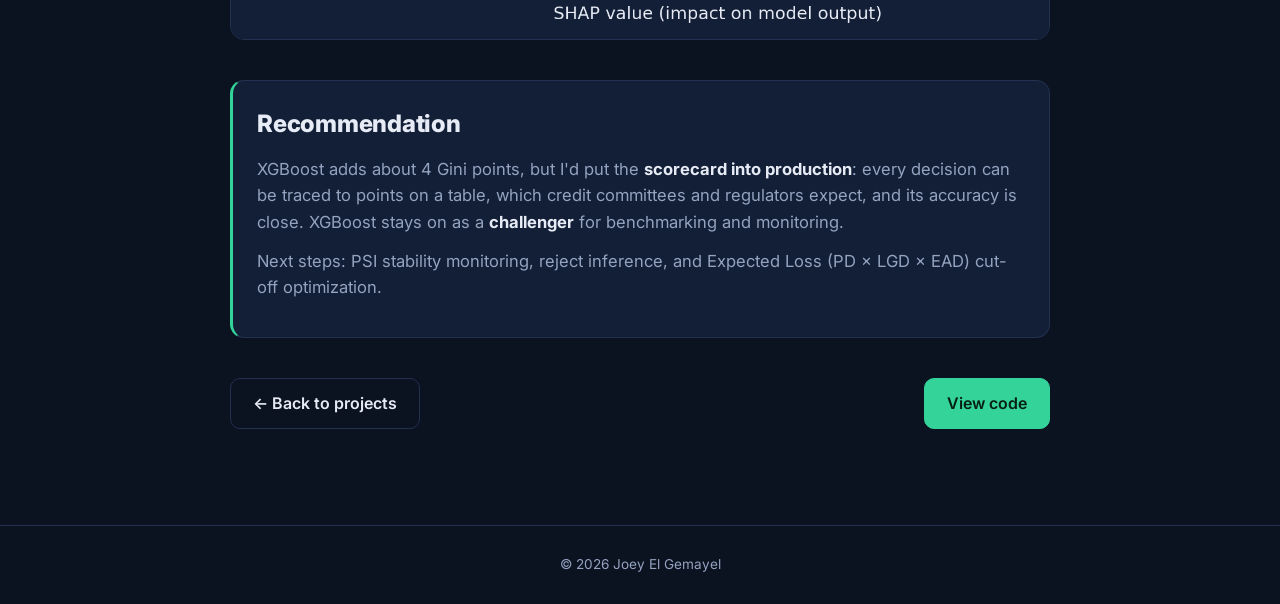
<file: projects/credit-risk.html>
<!doctype html>
<html lang="en">
<head>
  <meta charset="utf-8" />
  <meta name="viewport" content="width=device-width, initial-scale=1" />
  <title>Credit Risk Scoring Model | Joey El Gemayel</title>
  <meta name="description" content="PD model and credit scorecard with WoE binning, logistic regression and an XGBoost + SHAP challenger on 30,000 borrowers." />
  <link rel="icon" href="../assets/brand/favicon.ico" sizes="any" />
  <link rel="icon" type="image/png" sizes="32x32" href="../assets/brand/favicon-32.png" />
  <link rel="apple-touch-icon" href="../assets/brand/apple-touch-icon.png" />
  <meta name="theme-color" content="#0b1220" />
  <meta property="og:type" content="website" />
  <meta property="og:title" content="Credit Risk Scoring Model | Joey El Gemayel" />
  <meta property="og:url" content="https://joeygem.github.io/projects/credit-risk.html" />
  <meta property="og:image" content="https://joeygem.github.io/assets/brand/og-image.png" />
  <meta property="og:image:width" content="1200" />
  <meta property="og:image:height" content="630" />
  <meta name="twitter:card" content="summary_large_image" />
  <link rel="preconnect" href="https://fonts.googleapis.com" />
  <link rel="preconnect" href="https://fonts.gstatic.com" crossorigin />
  <link href="https://fonts.googleapis.com/css2?family=Inter:wght@400;500;600;700;800&family=JetBrains+Mono:wght@500&display=swap" rel="stylesheet" />
  <link rel="stylesheet" href="../styles.css" />
</head>
<body>
  <header class="nav">
    <div class="container nav-inner">
      <a href="../index.html" class="logo"><img src="../assets/brand/jg-mark-72.png" alt="Joey El Gemayel" width="51" height="36" /></a>
      <nav class="nav-links nav-static">
        <a href="../index.html#projects">← All projects</a>
      </nav>
    </div>
  </header>

  <main>
    <section class="hero case-hero">
      <div class="container">
        <p class="eyebrow mono">Case study · Risk &amp; ML</p>
        <h1 class="case-title">Credit Risk Scoring Model</h1>
        <p class="hero-text">A probability-of-default model and points-based credit scorecard built the way banks build them, compared against an XGBoost model explained with SHAP. It rebuilds, on public data, the credit scoring work I did at a commercial bank.</p>
        <div class="hero-cta">
          <a href="https://github.com/joeygem/credit-risk-scoring" class="btn" target="_blank" rel="noopener">View code on GitHub</a>
        </div>
        <ul class="tags case-tags"><li>Python</li><li>pandas</li><li>scikit-learn</li><li>XGBoost</li><li>SHAP</li><li>WoE / IV</li></ul>

        <div class="stats">
          <div class="stat"><span class="stat-num">37%</span><span class="stat-label">fewer defaults at an 80% approval rate</span></div>
          <div class="stat"><span class="stat-num">9×</span><span class="stat-label">default-rate gap, riskiest vs. safest decile</span></div>
          <div class="stat"><span class="stat-num">0.55</span><span class="stat-label">Gini (XGBoost), 0.52 scorecard</span></div>
          <div class="stat"><span class="stat-num">30K</span><span class="stat-label">borrowers, 6 months of history</span></div>
        </div>
      </div>
    </section>

    <section class="section">
      <div class="container case">
        <div class="case-block">
          <h2>The problem</h2>
          <p>A lender has to decide who gets credit. If the bar is too loose, defaults eat the margin; if it's too strict, good customers are turned away. The goal is a <strong>risk score</strong> that ranks applicants reliably, maps to a clear approval cut-off, and can be explained to a credit committee and a regulator.</p>
        </div>

        <div class="case-block">
          <h2>Data</h2>
          <p><a class="link" href="https://archive.ics.uci.edu/dataset/350/default+of+credit+card+clients" target="_blank" rel="noopener">UCI Default of Credit Card Clients</a>: 30,000 cardholders with 6 months of repayment status, bills and payments, and a 22.1% default rate. I built 13 behavioral features covering delinquency, utilization, repayment ratios and credit limit. <strong>Sex, marital status, education and age were excluded</strong> on fair-lending grounds.</p>
        </div>

        <div class="case-block">
          <h2>Approach</h2>
          <ol class="steps">
            <li><strong>WoE binning, written from scratch.</strong> Starting from quantile bins, any bin under 5% of borrowers is merged, and neighboring bins are merged until the bad rate moves in one direction only, so the score always behaves as expected.</li>
            <li><strong>Feature selection.</strong> Keep features with Information Value ≥ 0.02 and drop the weaker of any highly correlated pair.</li>
            <li><strong>Sign-constrained logistic regression.</strong> Any feature whose coefficient contradicts the WoE logic is removed, and the model is refit.</li>
            <li><strong>Scaling to points.</strong> 600 points = 50:1 odds, and every 20 points doubles the odds. The result is a points table a loan officer can read.</li>
            <li><strong>Challenger model.</strong> XGBoost with early stopping, explained with exact TreeSHAP values.</li>
          </ol>
        </div>

        <figure class="case-fig">
          <img src="../assets/credit-risk/iv_ranking.png" alt="Bar chart of Information Value by feature; delinquency features are strongest at around 0.85" loading="lazy" />
          <figcaption>The delinquency features carry the most information. Green bars are the 9 features used in the final scorecard.</figcaption>
        </figure>

        <div class="case-block">
          <h2>Results</h2>
          <div class="table-wrap">
            <table class="data-table">
              <thead><tr><th>Model</th><th>AUC</th><th>Gini</th><th>KS</th><th>Brier</th></tr></thead>
              <tbody>
                <tr><td>WoE scorecard <span class="muted">(9 features)</span></td><td>0.758</td><td>0.515</td><td>0.397</td><td>0.140</td></tr>
                <tr><td>XGBoost <span class="muted">(13 features)</span></td><td>0.777</td><td>0.554</td><td>0.427</td><td>0.135</td></tr>
              </tbody>
            </table>
          </div>
        </div>

        <div class="fig-grid">
          <figure class="case-fig">
            <img src="../assets/credit-risk/roc_curve.png" alt="ROC curves for scorecard (AUC 0.758) and XGBoost (AUC 0.777)" loading="lazy" />
            <figcaption>Both models separate defaulters from non-defaulters well on held-out data.</figcaption>
          </figure>
          <figure class="case-fig">
            <img src="../assets/credit-risk/calibration.png" alt="Calibration curves close to the diagonal" loading="lazy" />
            <figcaption>Predicted default probabilities closely match the observed default rates.</figcaption>
          </figure>
        </div>

        <figure class="case-fig">
          <img src="../assets/credit-risk/score_bands.png" alt="Default rate by score decile, falling from 67% to 7%" loading="lazy" />
          <figcaption>Default rate falls steadily with score, from 67% in the riskiest decile to 7.5% in the safest.</figcaption>
        </figure>

        <div class="case-block">
          <h2>Business impact</h2>
          <p>The scorecard turns risk appetite into a single number. With a <strong>cut-off score of 505</strong>, the lender approves 80% of applicants, and the default rate in the approved book falls from <strong>22.1% to 14.0%</strong>, a 37% reduction compared with approving everyone.</p>
        </div>

        <figure class="case-fig">
          <img src="../assets/credit-risk/approval_tradeoff.png" alt="Approval rate vs default rate curve with 80% approval point highlighted" loading="lazy" />
          <figcaption>Each point on the curve is a possible credit policy; the business picks how much risk to accept.</figcaption>
        </figure>

        <div class="case-block">
          <h2>What drives default?</h2>
          <p>SHAP shows that recent and maximum delinquency matter most, followed by credit limit and months with no payment. This matches the scorecard's IV ranking, so both models picked up the same risk signals.</p>
        </div>

        <figure class="case-fig">
          <img src="../assets/credit-risk/shap_summary.png" alt="SHAP beeswarm plot; max months late and latest months late are the top drivers" loading="lazy" />
        </figure>

        <div class="case-block callout">
          <h2>Recommendation</h2>
          <p>XGBoost adds about 4 Gini points, but I'd put the <strong>scorecard into production</strong>: every decision can be traced to points on a table, which credit committees and regulators expect, and its accuracy is close. XGBoost stays on as a <strong>challenger</strong> for benchmarking and monitoring.</p>
          <p class="muted">Next steps: PSI stability monitoring, reject inference, and Expected Loss (PD × LGD × EAD) cut-off optimization.</p>
        </div>

        <div class="case-nav">
          <a href="../index.html#projects" class="btn btn-ghost">← Back to projects</a>
          <a href="https://github.com/joeygem/credit-risk-scoring" class="btn" target="_blank" rel="noopener">View code</a>
        </div>
      </div>
    </section>
  </main>

  <footer class="footer">
    <div class="container">© 2026 Joey El Gemayel</div>
  </footer>
</body>
</html>
</file>
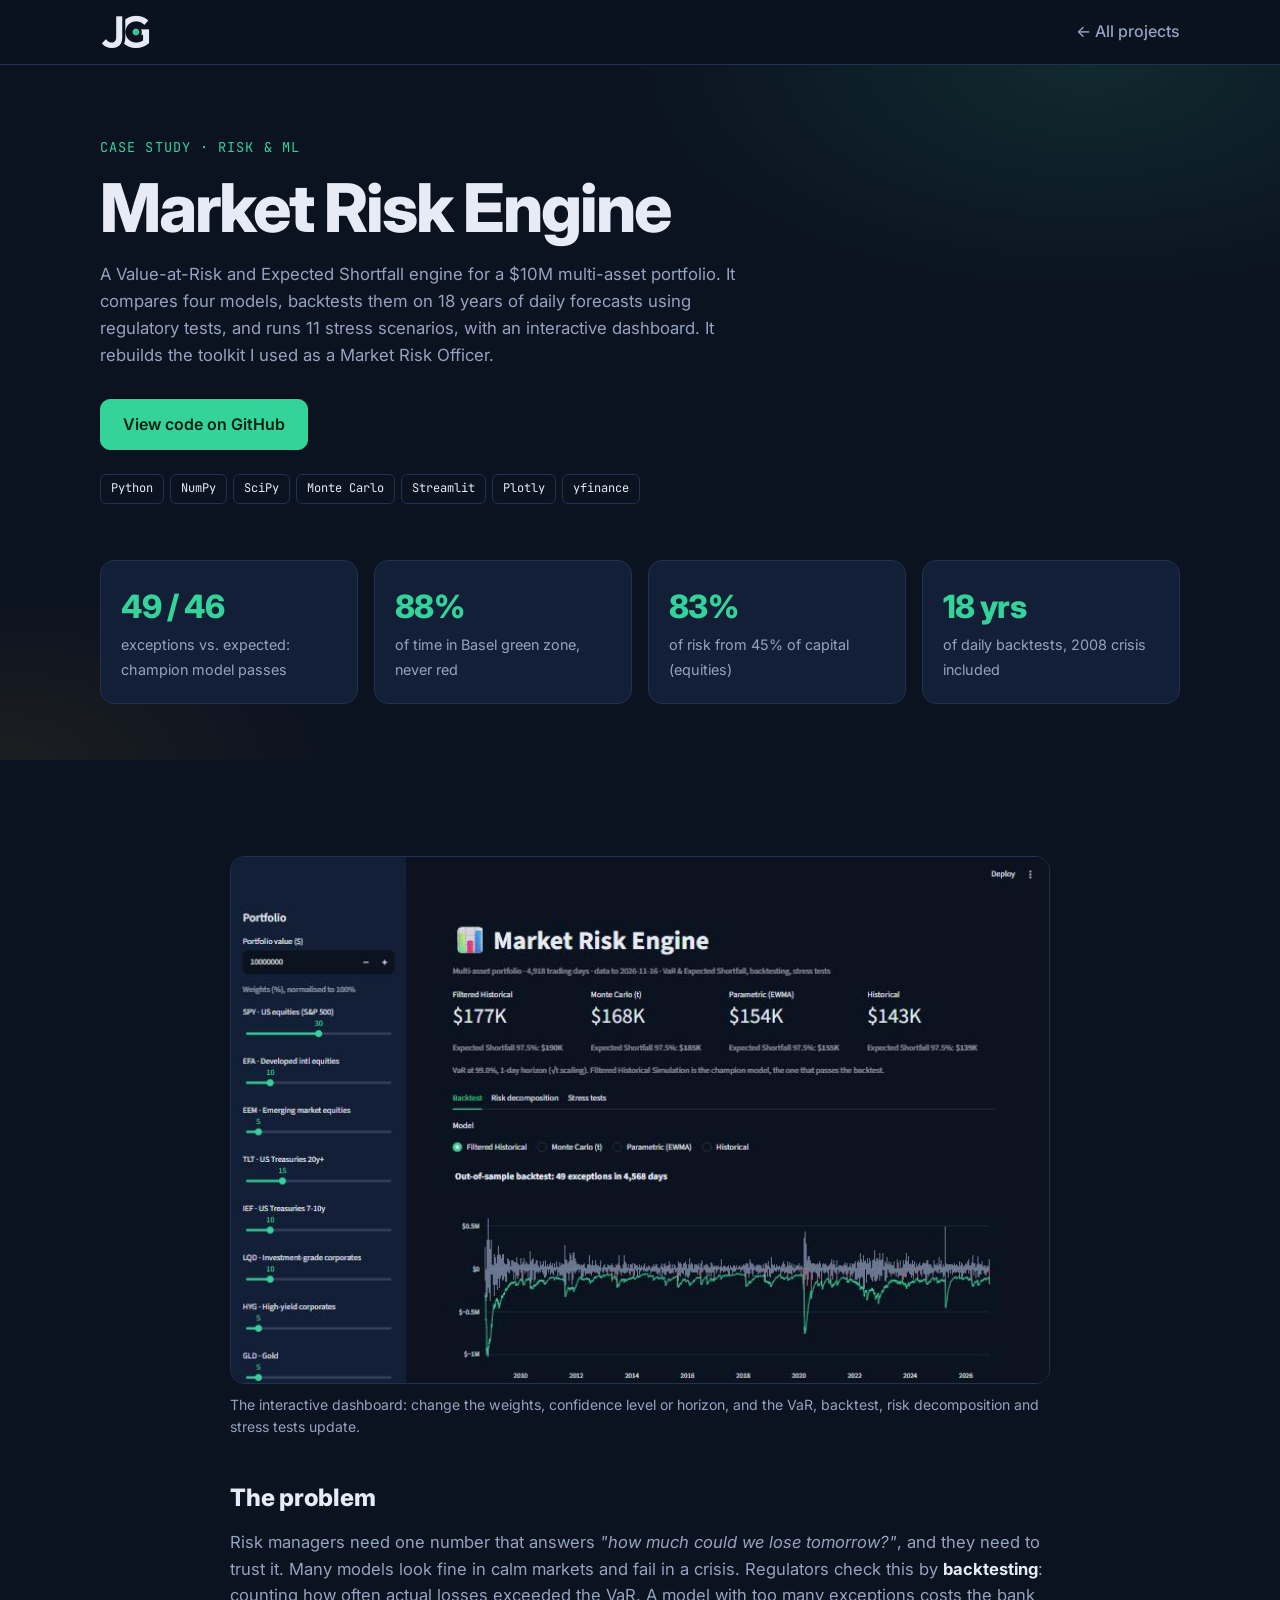
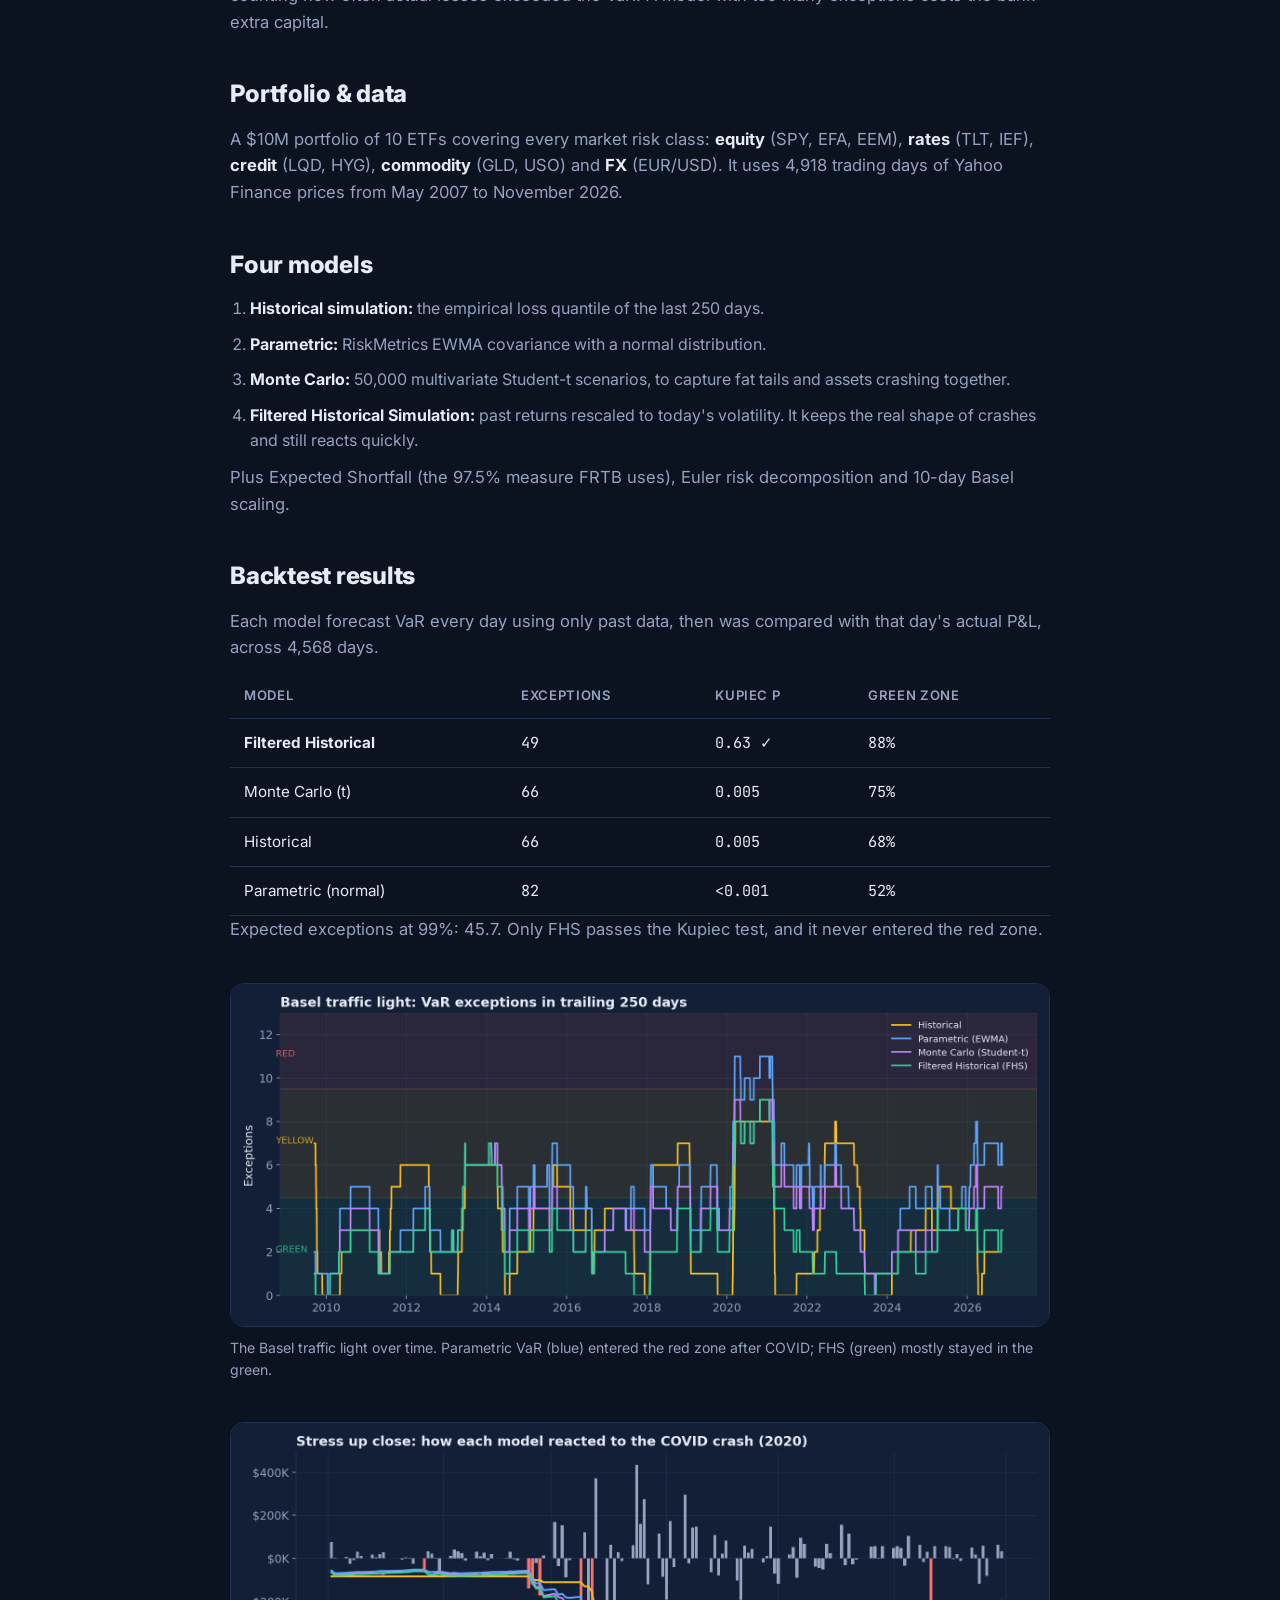
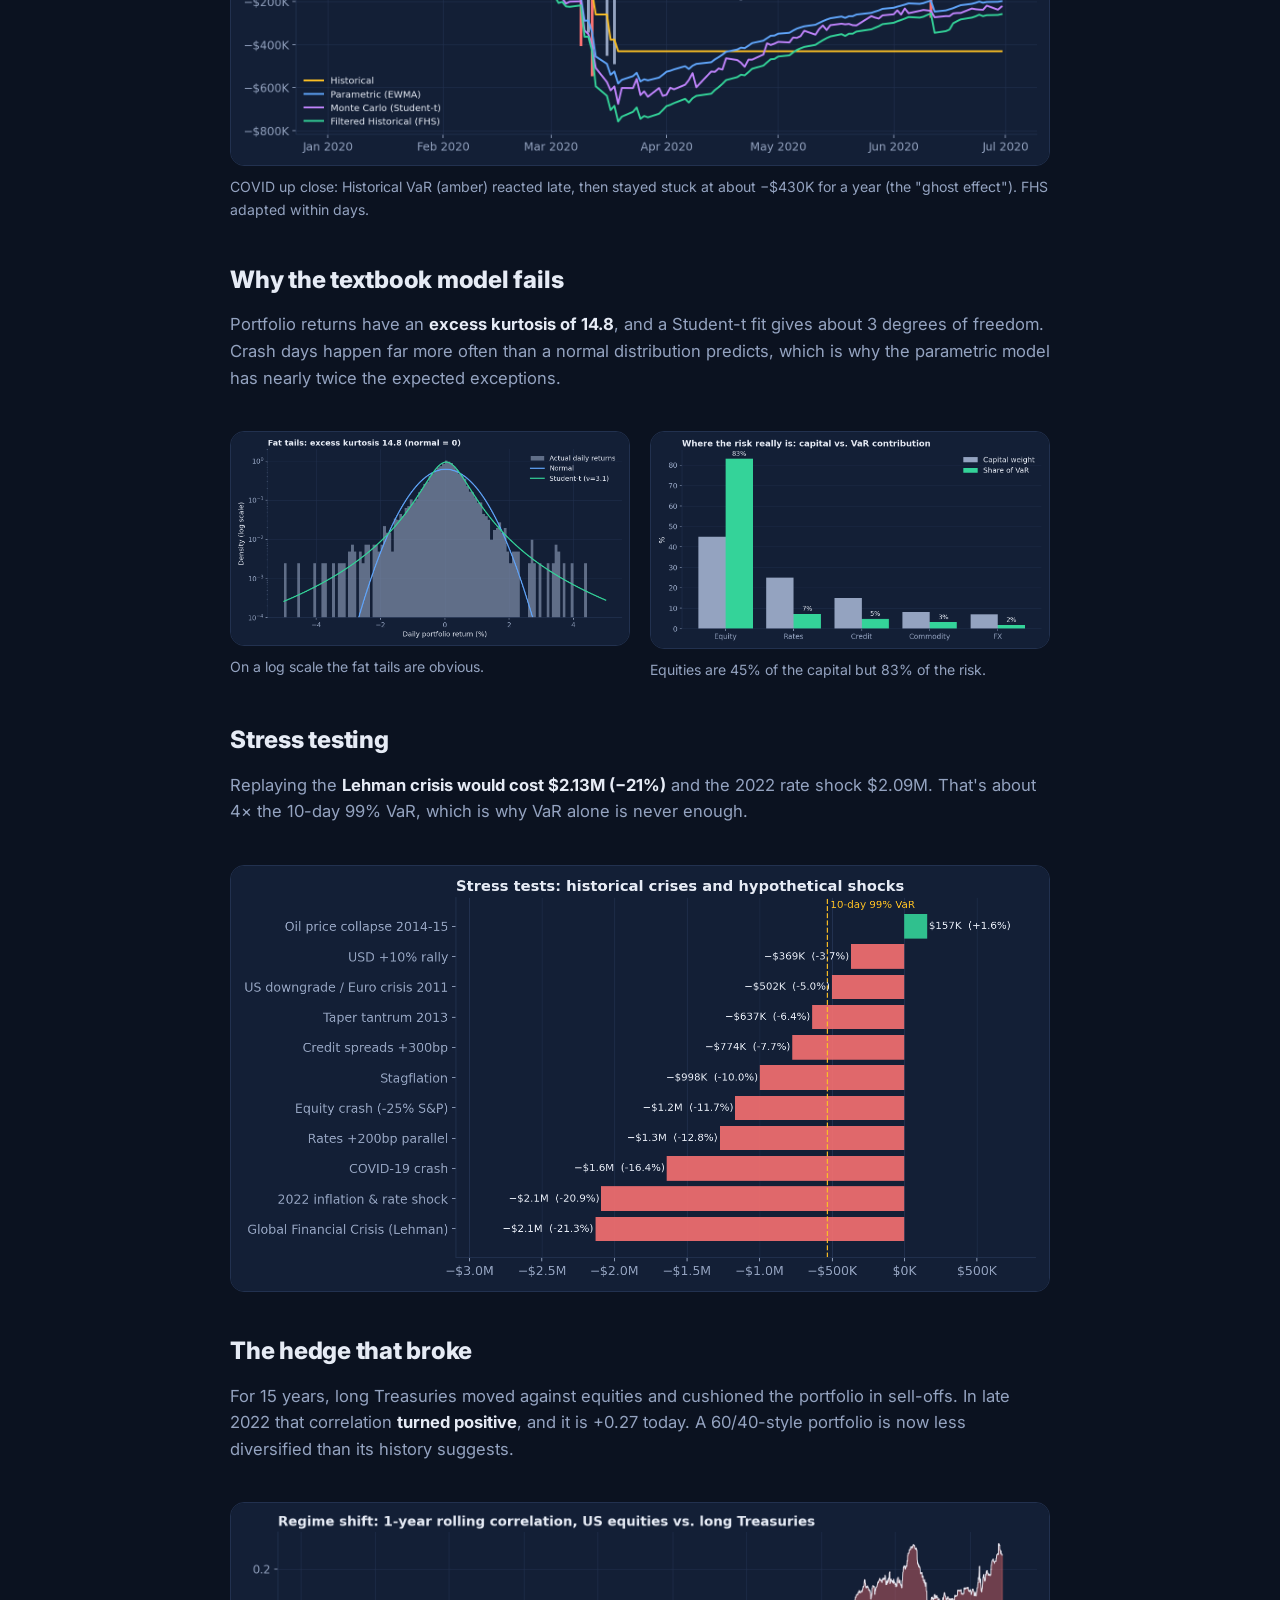
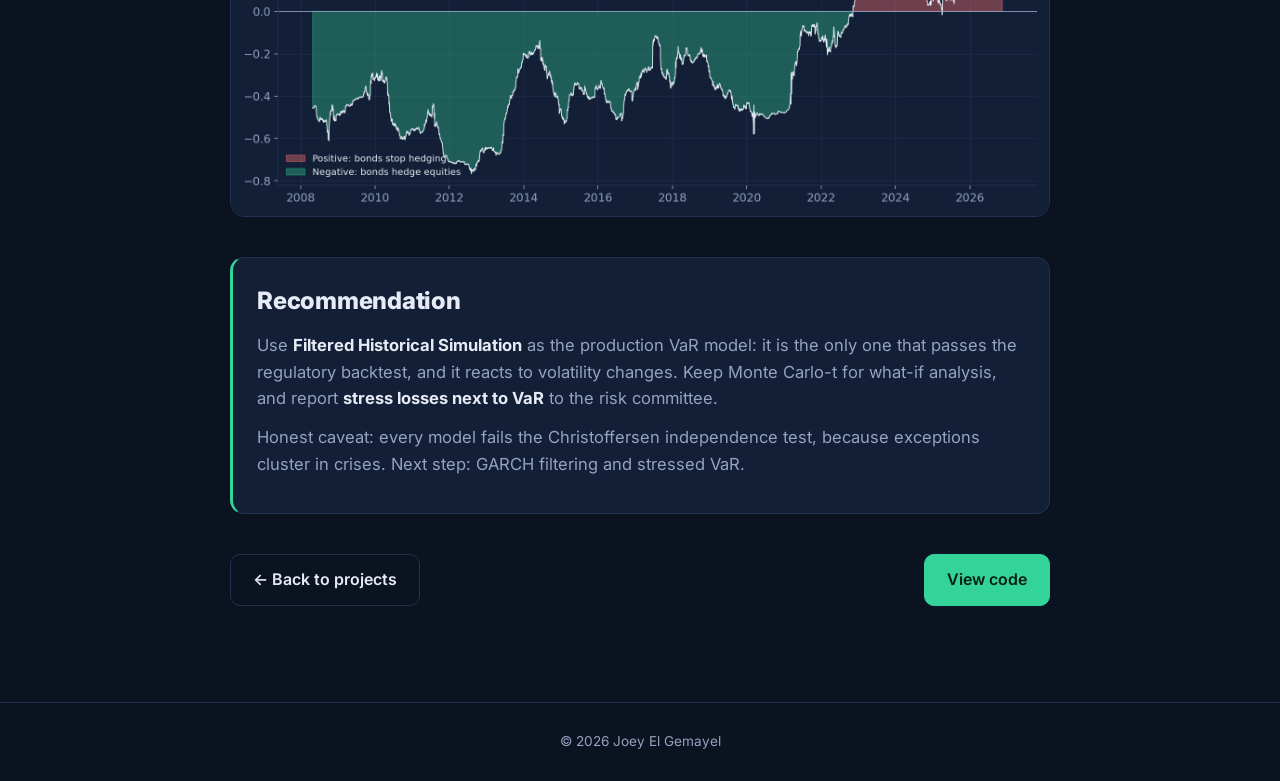
<file: projects/market-risk.html>
<!doctype html>
<html lang="en">
<head>
  <meta charset="utf-8" />
  <meta name="viewport" content="width=device-width, initial-scale=1" />
  <title>Market Risk Engine | Joey El Gemayel</title>
  <meta name="description" content="VaR & Expected Shortfall engine for a $10M multi-asset portfolio: four models, 18-year backtest with Kupiec, Christoffersen and Basel traffic light, 11 stress scenarios." />
  <link rel="icon" href="../assets/brand/favicon.ico" sizes="any" />
  <link rel="icon" type="image/png" sizes="32x32" href="../assets/brand/favicon-32.png" />
  <link rel="apple-touch-icon" href="../assets/brand/apple-touch-icon.png" />
  <meta name="theme-color" content="#0b1220" />
  <meta property="og:type" content="website" />
  <meta property="og:title" content="Market Risk Engine | Joey El Gemayel" />
  <meta property="og:url" content="https://joeygem.github.io/projects/market-risk.html" />
  <meta property="og:image" content="https://joeygem.github.io/assets/brand/og-image.png" />
  <meta property="og:image:width" content="1200" />
  <meta property="og:image:height" content="630" />
  <meta name="twitter:card" content="summary_large_image" />
  <link rel="preconnect" href="https://fonts.googleapis.com" />
  <link rel="preconnect" href="https://fonts.gstatic.com" crossorigin />
  <link href="https://fonts.googleapis.com/css2?family=Inter:wght@400;500;600;700;800&family=JetBrains+Mono:wght@500&display=swap" rel="stylesheet" />
  <link rel="stylesheet" href="../styles.css" />
</head>
<body>
  <header class="nav">
    <div class="container nav-inner">
      <a href="../index.html" class="logo"><img src="../assets/brand/jg-mark-72.png" alt="Joey El Gemayel" width="51" height="36" /></a>
      <nav class="nav-links nav-static">
        <a href="../index.html#projects">← All projects</a>
      </nav>
    </div>
  </header>

  <main>
    <section class="hero case-hero">
      <div class="container">
        <p class="eyebrow mono">Case study · Risk &amp; ML</p>
        <h1 class="case-title">Market Risk Engine</h1>
        <p class="hero-text">A Value-at-Risk and Expected Shortfall engine for a $10M multi-asset portfolio. It compares four models, backtests them on 18 years of daily forecasts using regulatory tests, and runs 11 stress scenarios, with an interactive dashboard. It rebuilds the toolkit I used as a Market Risk Officer.</p>
        <div class="hero-cta">
          <a href="https://github.com/joeygem/market-risk-engine" class="btn" target="_blank" rel="noopener">View code on GitHub</a>
        </div>
        <ul class="tags case-tags"><li>Python</li><li>NumPy</li><li>SciPy</li><li>Monte Carlo</li><li>Streamlit</li><li>Plotly</li><li>yfinance</li></ul>

        <div class="stats">
          <div class="stat"><span class="stat-num">49 / 46</span><span class="stat-label">exceptions vs. expected: champion model passes</span></div>
          <div class="stat"><span class="stat-num">88%</span><span class="stat-label">of time in Basel green zone, never red</span></div>
          <div class="stat"><span class="stat-num">83%</span><span class="stat-label">of risk from 45% of capital (equities)</span></div>
          <div class="stat"><span class="stat-num">18 yrs</span><span class="stat-label">of daily backtests, 2008 crisis included</span></div>
        </div>
      </div>
    </section>

    <section class="section">
      <div class="container case">
        <figure class="case-fig">
          <img src="../assets/market-risk/dashboard.jpg" alt="Streamlit dashboard showing VaR by model, sliders for portfolio weights and the backtest chart" />
          <figcaption>The interactive dashboard: change the weights, confidence level or horizon, and the VaR, backtest, risk decomposition and stress tests update.</figcaption>
        </figure>

        <div class="case-block">
          <h2>The problem</h2>
          <p>Risk managers need one number that answers <em>"how much could we lose tomorrow?"</em>, and they need to trust it. Many models look fine in calm markets and fail in a crisis. Regulators check this by <strong>backtesting</strong>: counting how often actual losses exceeded the VaR. A model with too many exceptions costs the bank extra capital.</p>
        </div>

        <div class="case-block">
          <h2>Portfolio &amp; data</h2>
          <p>A $10M portfolio of 10 ETFs covering every market risk class: <strong>equity</strong> (SPY, EFA, EEM), <strong>rates</strong> (TLT, IEF), <strong>credit</strong> (LQD, HYG), <strong>commodity</strong> (GLD, USO) and <strong>FX</strong> (EUR/USD). It uses 4,918 trading days of Yahoo Finance prices from May 2007 to November 2026.</p>
        </div>

        <div class="case-block">
          <h2>Four models</h2>
          <ol class="steps">
            <li><strong>Historical simulation:</strong> the empirical loss quantile of the last 250 days.</li>
            <li><strong>Parametric:</strong> RiskMetrics EWMA covariance with a normal distribution.</li>
            <li><strong>Monte Carlo:</strong> 50,000 multivariate Student-t scenarios, to capture fat tails and assets crashing together.</li>
            <li><strong>Filtered Historical Simulation:</strong> past returns rescaled to today's volatility. It keeps the real shape of crashes and still reacts quickly.</li>
          </ol>
          <p>Plus Expected Shortfall (the 97.5% measure FRTB uses), Euler risk decomposition and 10-day Basel scaling.</p>
        </div>

        <div class="case-block">
          <h2>Backtest results</h2>
          <p>Each model forecast VaR every day using only past data, then was compared with that day's actual P&amp;L, across 4,568 days.</p>
          <div class="table-wrap">
            <table class="data-table">
              <thead><tr><th>Model</th><th>Exceptions</th><th>Kupiec p</th><th>Green zone</th></tr></thead>
              <tbody>
                <tr><td><strong>Filtered Historical</strong></td><td>49</td><td>0.63 ✓</td><td>88%</td></tr>
                <tr><td>Monte Carlo (t)</td><td>66</td><td>0.005</td><td>75%</td></tr>
                <tr><td>Historical</td><td>66</td><td>0.005</td><td>68%</td></tr>
                <tr><td>Parametric (normal)</td><td>82</td><td>&lt;0.001</td><td>52%</td></tr>
              </tbody>
            </table>
          </div>
          <p class="muted">Expected exceptions at 99%: 45.7. Only FHS passes the Kupiec test, and it never entered the red zone.</p>
        </div>

        <figure class="case-fig">
          <img src="../assets/market-risk/traffic_light.png" alt="Rolling 250-day exceptions per model against Basel green, yellow and red zones" loading="lazy" />
          <figcaption>The Basel traffic light over time. Parametric VaR (blue) entered the red zone after COVID; FHS (green) mostly stayed in the green.</figcaption>
        </figure>

        <figure class="case-fig">
          <img src="../assets/market-risk/covid_zoom.png" alt="VaR lines from four models around the March 2020 crash" loading="lazy" />
          <figcaption>COVID up close: Historical VaR (amber) reacted late, then stayed stuck at about −$430K for a year (the "ghost effect"). FHS adapted within days.</figcaption>
        </figure>

        <div class="case-block">
          <h2>Why the textbook model fails</h2>
          <p>Portfolio returns have an <strong>excess kurtosis of 14.8</strong>, and a Student-t fit gives about 3 degrees of freedom. Crash days happen far more often than a normal distribution predicts, which is why the parametric model has nearly twice the expected exceptions.</p>
        </div>

        <div class="fig-grid">
          <figure class="case-fig">
            <img src="../assets/market-risk/fat_tails.png" alt="Return distribution on log scale with normal and Student-t fits" loading="lazy" />
            <figcaption>On a log scale the fat tails are obvious.</figcaption>
          </figure>
          <figure class="case-fig">
            <img src="../assets/market-risk/risk_contribution.png" alt="Capital weight vs VaR share by risk class" loading="lazy" />
            <figcaption>Equities are 45% of the capital but 83% of the risk.</figcaption>
          </figure>
        </div>

        <div class="case-block">
          <h2>Stress testing</h2>
          <p>Replaying the <strong>Lehman crisis would cost $2.13M (−21%)</strong> and the 2022 rate shock $2.09M. That's about 4× the 10-day 99% VaR, which is why VaR alone is never enough.</p>
        </div>

        <figure class="case-fig">
          <img src="../assets/market-risk/stress_tests.png" alt="Bar chart of P&L under 11 stress scenarios" loading="lazy" />
        </figure>

        <div class="case-block">
          <h2>The hedge that broke</h2>
          <p>For 15 years, long Treasuries moved against equities and cushioned the portfolio in sell-offs. In late 2022 that correlation <strong>turned positive</strong>, and it is +0.27 today. A 60/40-style portfolio is now less diversified than its history suggests.</p>
        </div>

        <figure class="case-fig">
          <img src="../assets/market-risk/stock_bond_correlation.png" alt="Rolling one-year correlation between SPY and TLT, negative until 2022 then positive" loading="lazy" />
        </figure>

        <div class="case-block callout">
          <h2>Recommendation</h2>
          <p>Use <strong>Filtered Historical Simulation</strong> as the production VaR model: it is the only one that passes the regulatory backtest, and it reacts to volatility changes. Keep Monte Carlo-t for what-if analysis, and report <strong>stress losses next to VaR</strong> to the risk committee.</p>
          <p class="muted">Honest caveat: every model fails the Christoffersen independence test, because exceptions cluster in crises. Next step: GARCH filtering and stressed VaR.</p>
        </div>

        <div class="case-nav">
          <a href="../index.html#projects" class="btn btn-ghost">← Back to projects</a>
          <a href="https://github.com/joeygem/market-risk-engine" class="btn" target="_blank" rel="noopener">View code</a>
        </div>
      </div>
    </section>
  </main>

  <footer class="footer">
    <div class="container">© 2026 Joey El Gemayel</div>
  </footer>
</body>
</html>
</file>
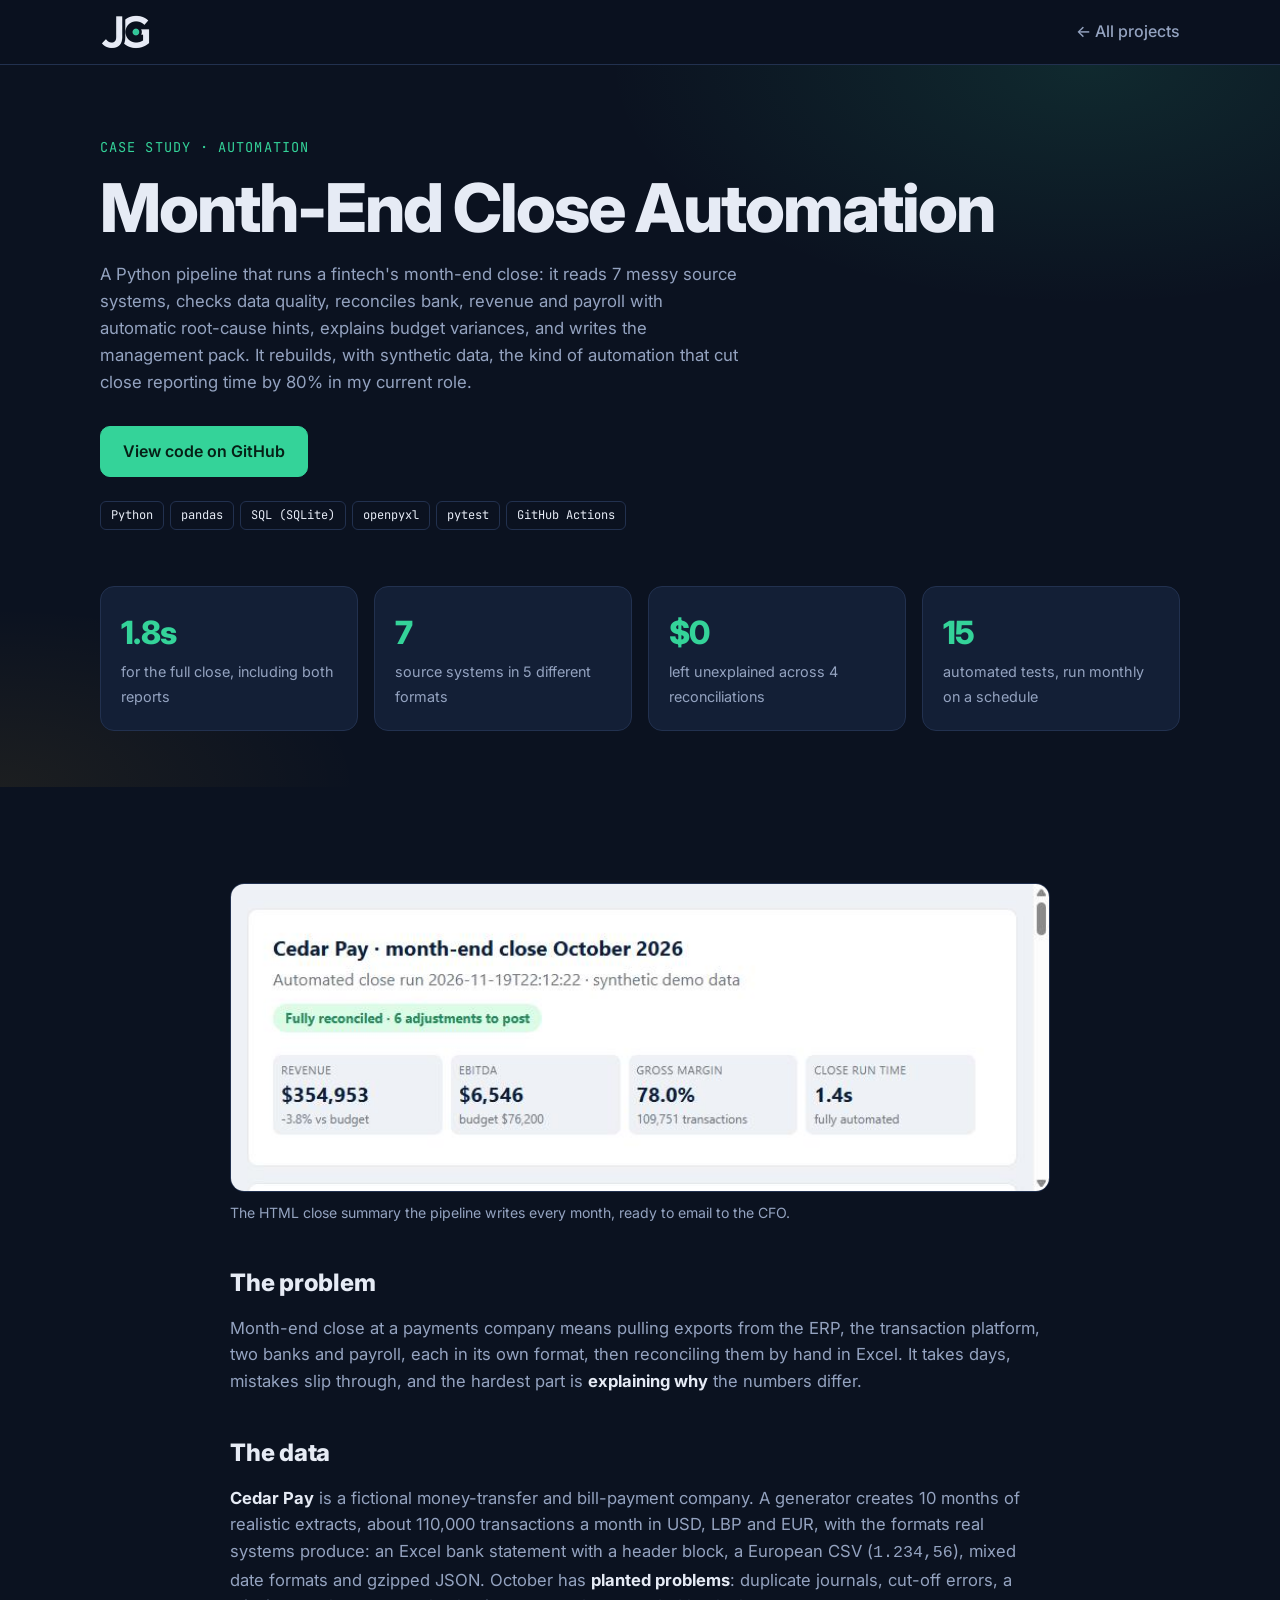
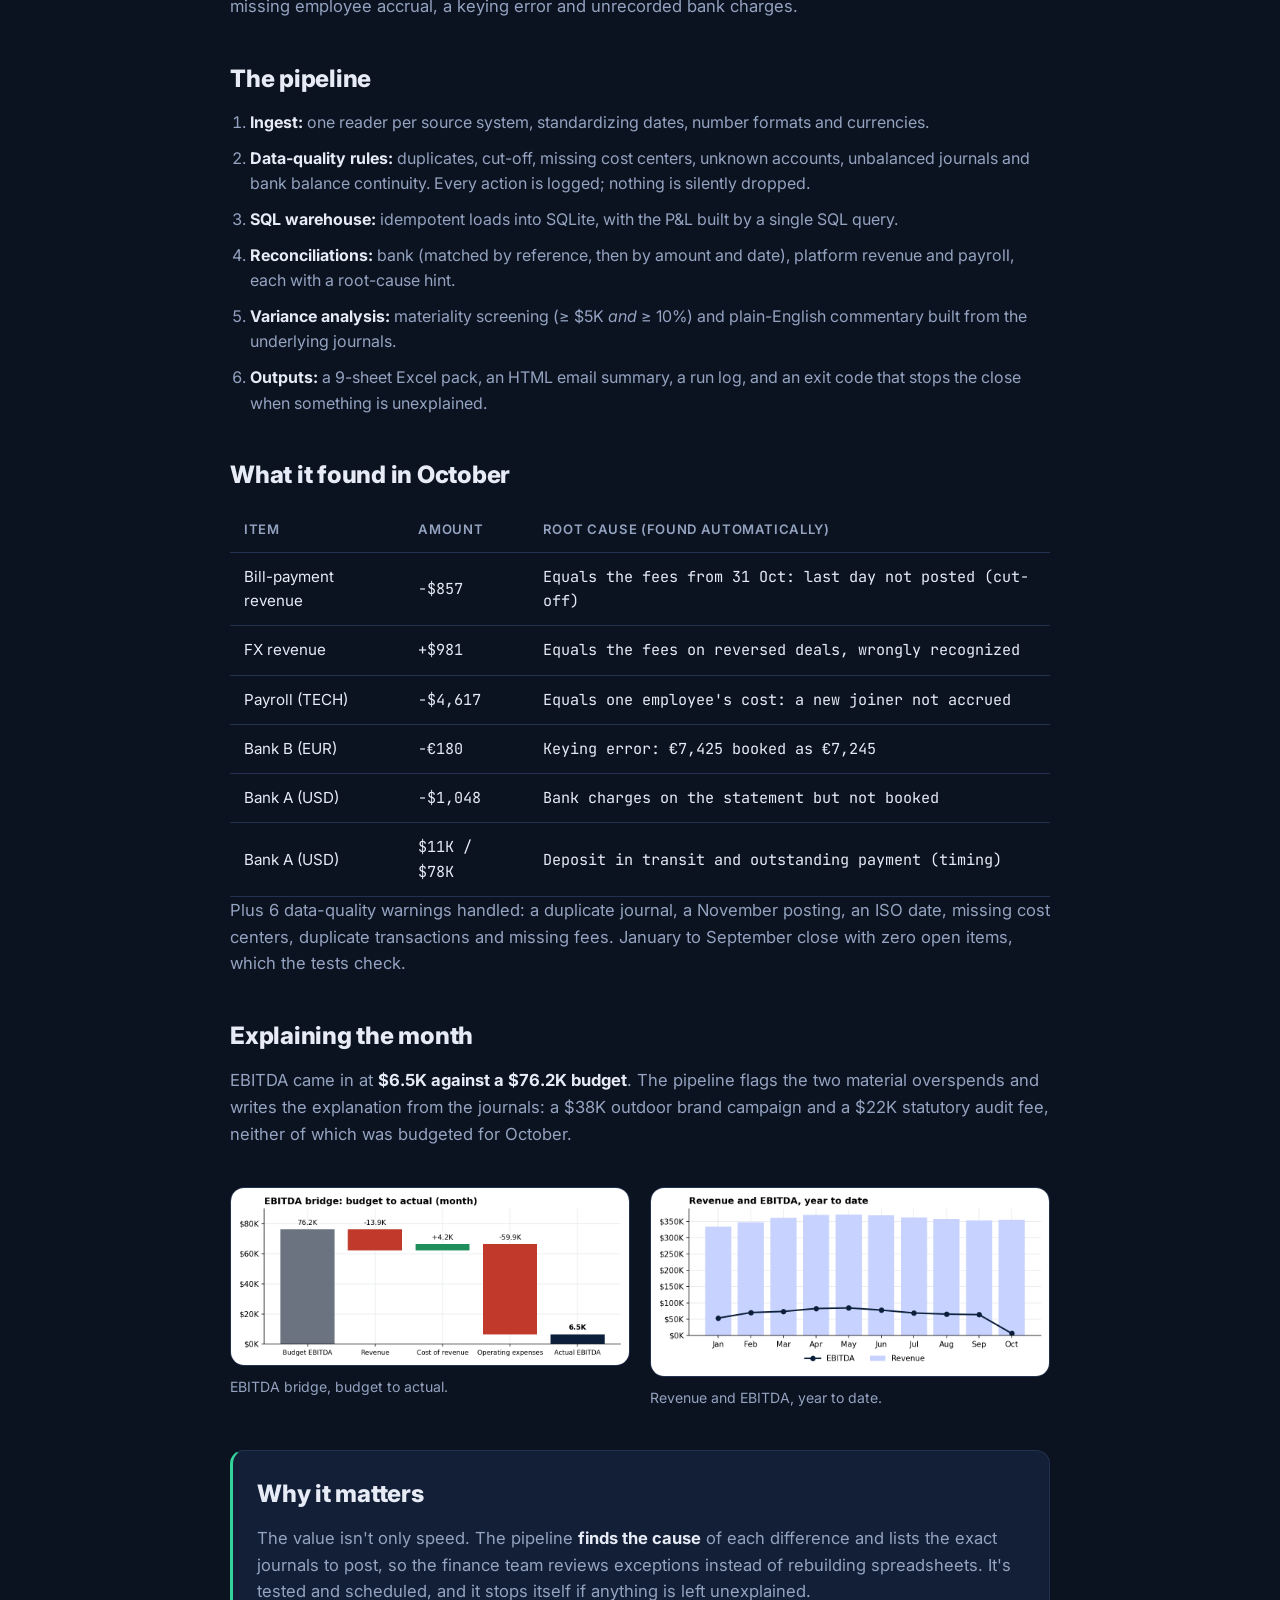
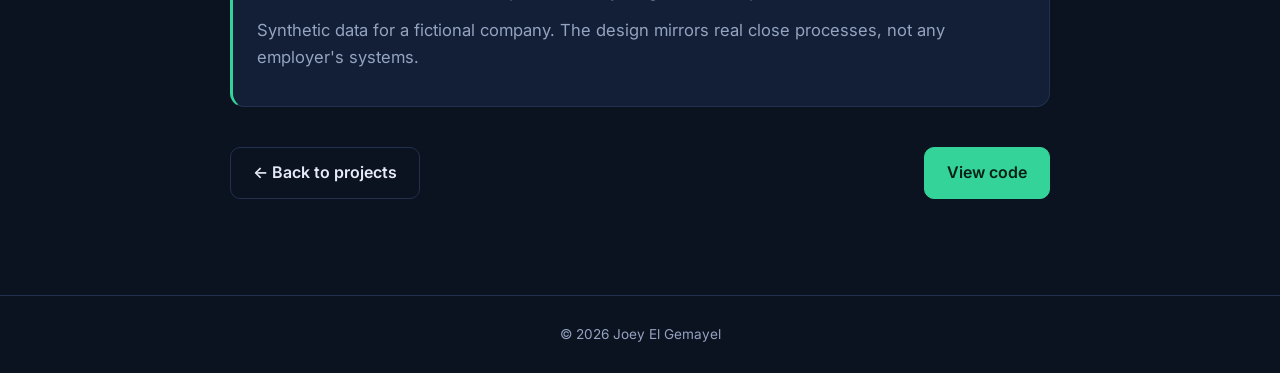
<file: projects/month-end.html>
<!doctype html>
<html lang="en">
<head>
  <meta charset="utf-8" />
  <meta name="viewport" content="width=device-width, initial-scale=1" />
  <title>Month-End Close Automation | Joey El Gemayel</title>
  <meta name="description" content="Python pipeline that runs a fintech month-end close in under 2 seconds: 7 messy sources, data-quality checks, SQL warehouse, automated reconciliations with root-cause hints, variance commentary, Excel pack and HTML summary." />
  <link rel="icon" href="../assets/brand/favicon.ico" sizes="any" />
  <link rel="icon" type="image/png" sizes="32x32" href="../assets/brand/favicon-32.png" />
  <link rel="apple-touch-icon" href="../assets/brand/apple-touch-icon.png" />
  <meta name="theme-color" content="#0b1220" />
  <meta property="og:type" content="website" />
  <meta property="og:title" content="Month-End Close Automation | Joey El Gemayel" />
  <meta property="og:url" content="https://joeygem.github.io/projects/month-end.html" />
  <meta property="og:image" content="https://joeygem.github.io/assets/brand/og-image.png" />
  <meta property="og:image:width" content="1200" />
  <meta property="og:image:height" content="630" />
  <meta name="twitter:card" content="summary_large_image" />
  <link rel="preconnect" href="https://fonts.googleapis.com" />
  <link rel="preconnect" href="https://fonts.gstatic.com" crossorigin />
  <link href="https://fonts.googleapis.com/css2?family=Inter:wght@400;500;600;700;800&family=JetBrains+Mono:wght@500&display=swap" rel="stylesheet" />
  <link rel="stylesheet" href="../styles.css" />
</head>
<body>
  <header class="nav">
    <div class="container nav-inner">
      <a href="../index.html" class="logo"><img src="../assets/brand/jg-mark-72.png" alt="Joey El Gemayel" width="51" height="36" /></a>
      <nav class="nav-links nav-static">
        <a href="../index.html#projects">← All projects</a>
      </nav>
    </div>
  </header>

  <main>
    <section class="hero case-hero">
      <div class="container">
        <p class="eyebrow mono">Case study · Automation</p>
        <h1 class="case-title">Month-End Close Automation</h1>
        <p class="hero-text">A Python pipeline that runs a fintech's month-end close: it reads 7 messy source systems, checks data quality, reconciles bank, revenue and payroll with automatic root-cause hints, explains budget variances, and writes the management pack. It rebuilds, with synthetic data, the kind of automation that cut close reporting time by 80% in my current role.</p>
        <div class="hero-cta">
          <a href="https://github.com/joeygem/month-end-automation" class="btn" target="_blank" rel="noopener">View code on GitHub</a>
        </div>
        <ul class="tags case-tags"><li>Python</li><li>pandas</li><li>SQL (SQLite)</li><li>openpyxl</li><li>pytest</li><li>GitHub Actions</li></ul>

        <div class="stats">
          <div class="stat"><span class="stat-num">1.8s</span><span class="stat-label">for the full close, including both reports</span></div>
          <div class="stat"><span class="stat-num">7</span><span class="stat-label">source systems in 5 different formats</span></div>
          <div class="stat"><span class="stat-num">$0</span><span class="stat-label">left unexplained across 4 reconciliations</span></div>
          <div class="stat"><span class="stat-num">15</span><span class="stat-label">automated tests, run monthly on a schedule</span></div>
        </div>
      </div>
    </section>

    <section class="section">
      <div class="container case">
        <figure class="case-fig">
          <img src="../assets/month-end/close_summary.jpg" alt="Top of the automated HTML close summary: status, revenue, EBITDA, gross margin and run time" />
          <figcaption>The HTML close summary the pipeline writes every month, ready to email to the CFO.</figcaption>
        </figure>

        <div class="case-block">
          <h2>The problem</h2>
          <p>Month-end close at a payments company means pulling exports from the ERP, the transaction platform, two banks and payroll, each in its own format, then reconciling them by hand in Excel. It takes days, mistakes slip through, and the hardest part is <strong>explaining why</strong> the numbers differ.</p>
        </div>

        <div class="case-block">
          <h2>The data</h2>
          <p><strong>Cedar Pay</strong> is a fictional money-transfer and bill-payment company. A generator creates 10 months of realistic extracts, about 110,000 transactions a month in USD, LBP and EUR, with the formats real systems produce: an Excel bank statement with a header block, a European CSV (<code>1.234,56</code>), mixed date formats and gzipped JSON. October has <strong>planted problems</strong>: duplicate journals, cut-off errors, a missing employee accrual, a keying error and unrecorded bank charges.</p>
        </div>

        <div class="case-block">
          <h2>The pipeline</h2>
          <ol class="steps">
            <li><strong>Ingest:</strong> one reader per source system, standardizing dates, number formats and currencies.</li>
            <li><strong>Data-quality rules:</strong> duplicates, cut-off, missing cost centers, unknown accounts, unbalanced journals and bank balance continuity. Every action is logged; nothing is silently dropped.</li>
            <li><strong>SQL warehouse:</strong> idempotent loads into SQLite, with the P&amp;L built by a single SQL query.</li>
            <li><strong>Reconciliations:</strong> bank (matched by reference, then by amount and date), platform revenue and payroll, each with a root-cause hint.</li>
            <li><strong>Variance analysis:</strong> materiality screening (≥ $5K <em>and</em> ≥ 10%) and plain-English commentary built from the underlying journals.</li>
            <li><strong>Outputs:</strong> a 9-sheet Excel pack, an HTML email summary, a run log, and an exit code that stops the close when something is unexplained.</li>
          </ol>
        </div>

        <div class="case-block">
          <h2>What it found in October</h2>
          <div class="table-wrap">
            <table class="data-table">
              <thead><tr><th>Item</th><th>Amount</th><th>Root cause (found automatically)</th></tr></thead>
              <tbody>
                <tr><td>Bill-payment revenue</td><td>−$857</td><td>Equals the fees from 31 Oct: last day not posted (cut-off)</td></tr>
                <tr><td>FX revenue</td><td>+$981</td><td>Equals the fees on reversed deals, wrongly recognized</td></tr>
                <tr><td>Payroll (TECH)</td><td>−$4,617</td><td>Equals one employee's cost: a new joiner not accrued</td></tr>
                <tr><td>Bank B (EUR)</td><td>−€180</td><td>Keying error: €7,425 booked as €7,245</td></tr>
                <tr><td>Bank A (USD)</td><td>−$1,048</td><td>Bank charges on the statement but not booked</td></tr>
                <tr><td>Bank A (USD)</td><td>$11K / $78K</td><td>Deposit in transit and outstanding payment (timing)</td></tr>
              </tbody>
            </table>
          </div>
          <p class="muted">Plus 6 data-quality warnings handled: a duplicate journal, a November posting, an ISO date, missing cost centers, duplicate transactions and missing fees. January to September close with zero open items, which the tests check.</p>
        </div>

        <div class="case-block">
          <h2>Explaining the month</h2>
          <p>EBITDA came in at <strong>$6.5K against a $76.2K budget</strong>. The pipeline flags the two material overspends and writes the explanation from the journals: a $38K outdoor brand campaign and a $22K statutory audit fee, neither of which was budgeted for October.</p>
        </div>

        <div class="fig-grid">
          <figure class="case-fig">
            <img src="../assets/month-end/ebitda_bridge.png" alt="EBITDA bridge from $76.2K budget to $6.5K actual" loading="lazy" />
            <figcaption>EBITDA bridge, budget to actual.</figcaption>
          </figure>
          <figure class="case-fig">
            <img src="../assets/month-end/revenue_trend.png" alt="Monthly revenue bars and EBITDA line for January to October" loading="lazy" />
            <figcaption>Revenue and EBITDA, year to date.</figcaption>
          </figure>
        </div>

        <div class="case-block callout">
          <h2>Why it matters</h2>
          <p>The value isn't only speed. The pipeline <strong>finds the cause</strong> of each difference and lists the exact journals to post, so the finance team reviews exceptions instead of rebuilding spreadsheets. It's tested and scheduled, and it stops itself if anything is left unexplained.</p>
          <p class="muted">Synthetic data for a fictional company. The design mirrors real close processes, not any employer's systems.</p>
        </div>

        <div class="case-nav">
          <a href="../index.html#projects" class="btn btn-ghost">← Back to projects</a>
          <a href="https://github.com/joeygem/month-end-automation" class="btn" target="_blank" rel="noopener">View code</a>
        </div>
      </div>
    </section>
  </main>

  <footer class="footer">
    <div class="container">© 2026 Joey El Gemayel</div>
  </footer>
</body>
</html>
</file>
<file: styles.css>
:root {
  --bg: #0b1220;
  --bg-alt: #0f1a2e;
  --surface: #131f36;
  --border: #22314f;
  --text: #e6ebf5;
  --muted: #94a3c0;
  --accent: #34d399;
  --accent-2: #fbbf24;
  --radius: 14px;
  --max: 1120px;
}

* { box-sizing: border-box; margin: 0; padding: 0; }
html { scroll-behavior: smooth; scroll-padding-top: 72px; }
body {
  font-family: "Inter", system-ui, sans-serif;
  background: var(--bg);
  color: var(--text);
  line-height: 1.6;
  -webkit-font-smoothing: antialiased;
}
a { color: inherit; text-decoration: none; }
img, video { max-width: 100%; display: block; }
.container { width: 100%; max-width: var(--max); margin: 0 auto; padding: 0 20px; }
.mono { font-family: "JetBrains Mono", monospace; }
.accent { color: var(--accent); }

/* Buttons */
.btn {
  display: inline-block;
  background: var(--accent);
  color: #062016;
  font-weight: 600;
  padding: 12px 22px;
  border-radius: 10px;
  border: 1px solid var(--accent);
  transition: transform .15s, box-shadow .15s, background .15s;
}
.btn:hover { transform: translateY(-2px); box-shadow: 0 8px 24px rgba(52, 211, 153, .25); }
.btn-ghost { background: transparent; color: var(--text); border-color: var(--border); }
.btn-ghost:hover { border-color: var(--accent); box-shadow: none; }
.btn-small { padding: 8px 16px; font-size: .9rem; }

/* Nav */
.nav {
  position: sticky; top: 0; z-index: 50;
  background: rgba(11, 18, 32, .85);
  backdrop-filter: blur(10px);
  border-bottom: 1px solid var(--border);
}
.nav-inner { display: flex; align-items: center; justify-content: space-between; height: 64px; }
.logo { font-weight: 800; font-size: 1.4rem; letter-spacing: -.02em; }
.logo span { color: var(--accent); }
.logo img { display: block; height: 36px; width: auto; }
.nav-links { display: flex; gap: 28px; align-items: center; }
.nav-links a:not(.btn) { color: var(--muted); font-weight: 500; transition: color .15s; }
.nav-links a:not(.btn):hover { color: var(--text); }
.nav-toggle { display: none; background: none; border: 0; color: var(--text); font-size: 1.5rem; cursor: pointer; }

/* Hero */
.hero {
  padding: 96px 0 72px;
  background:
    radial-gradient(800px 400px at 85% 0%, rgba(52, 211, 153, .12), transparent 60%),
    radial-gradient(600px 300px at 0% 100%, rgba(251, 191, 36, .07), transparent 60%);
}
.eyebrow { color: var(--accent); font-size: .85rem; letter-spacing: .08em; text-transform: uppercase; margin-bottom: 14px; }
.hero h1 { font-size: clamp(2.6rem, 6vw, 4.2rem); font-weight: 800; letter-spacing: -.03em; line-height: 1.05; }
.hero-tagline { margin: 16px 0 0; }
.hero-sub { font-size: clamp(1.25rem, 2.6vw, 1.75rem); font-weight: 600; max-width: 820px; margin-top: 18px; line-height: 1.35; }
.hero-text { color: var(--muted); max-width: 640px; margin-top: 18px; font-size: 1.05rem; }
.hero-cta { display: flex; gap: 12px; flex-wrap: wrap; margin-top: 30px; }
.hero-cta.center { justify-content: center; }
.hero-links { display: flex; gap: 20px; list-style: none; margin-top: 22px; }
.hero-links a { color: var(--muted); border-bottom: 1px solid var(--border); padding-bottom: 2px; }
.hero-links a:hover { color: var(--accent); border-color: var(--accent); }

.stats { display: grid; grid-template-columns: repeat(4, 1fr); gap: 16px; margin-top: 56px; }
.stats-3 { grid-template-columns: repeat(3, 1fr); }
.stat { background: var(--surface); border: 1px solid var(--border); border-radius: var(--radius); padding: 20px; }
.stat-num { display: block; font-size: 2rem; font-weight: 800; color: var(--accent); letter-spacing: -.02em; }
.stat-label { color: var(--muted); font-size: .9rem; }

/* Sections */
.section { padding: 96px 0; }
.section-alt { background: var(--bg-alt); border-top: 1px solid var(--border); border-bottom: 1px solid var(--border); }
.section-title { font-size: clamp(1.8rem, 3.5vw, 2.4rem); font-weight: 800; letter-spacing: -.02em; line-height: 1.2; }
.section-lead { color: var(--muted); max-width: 680px; margin-top: 12px; }

/* About */
.about { display: grid; grid-template-columns: 1fr 1.4fr; gap: 56px; align-items: start; }
.about-text p { color: var(--muted); margin-bottom: 16px; font-size: 1.05rem; }
.about-text strong { color: var(--text); }
.pillars { display: grid; grid-template-columns: repeat(3, 1fr); gap: 14px; margin-top: 24px; }
.pillar { background: var(--surface); border: 1px solid var(--border); border-radius: var(--radius); padding: 18px; }
.pillar h3 { font-size: 1rem; margin-bottom: 6px; }
.pillar p { font-size: .9rem; margin: 0; }

/* Filters */
.filters { display: flex; gap: 8px; flex-wrap: wrap; margin: 32px 0 24px; }
.filter {
  background: transparent; color: var(--muted);
  border: 1px solid var(--border); border-radius: 999px;
  padding: 8px 16px; font: inherit; font-size: .9rem; cursor: pointer;
  transition: all .15s;
}
.filter:hover { color: var(--text); }
.filter.active { background: var(--accent); color: #062016; border-color: var(--accent); font-weight: 600; }

/* Cards */
.grid { display: grid; gap: 20px; }
.projects { grid-template-columns: repeat(3, 1fr); }
.card {
  background: var(--surface); border: 1px solid var(--border);
  border-radius: var(--radius); padding: 24px;
  display: flex; flex-direction: column;
  transition: transform .2s, border-color .2s;
}
.card:hover { transform: translateY(-4px); border-color: rgba(52, 211, 153, .5); }
.card.hidden { display: none; }
.card h3 { font-size: 1.15rem; margin: 12px 0 8px; }
.card p { color: var(--muted); font-size: .95rem; flex: 1; }
.card-top { display: flex; justify-content: space-between; align-items: center; }
.card-icon { font-size: 1.4rem; }
.card-wide { grid-column: span 2; flex-direction: row; gap: 24px; padding: 0; overflow: hidden; }
.card-media { flex: 1.2; background: #000; display: flex; align-items: center; }
.card-media video { width: 100%; height: 100%; object-fit: cover; }
.card-body { flex: 1; padding: 24px 24px 24px 0; display: flex; flex-direction: column; }

.badge { font-size: .75rem; font-weight: 600; padding: 4px 10px; border-radius: 999px; }
.badge-live { background: rgba(52, 211, 153, .15); color: var(--accent); }
.badge-soon { background: rgba(251, 191, 36, .12); color: var(--accent-2); }

.tags { display: flex; flex-wrap: wrap; gap: 6px; list-style: none; margin-top: 16px; }
.tags li {
  font-family: "JetBrains Mono", monospace; font-size: .75rem;
  color: var(--text); background: var(--bg); border: 1px solid var(--border);
  padding: 4px 10px; border-radius: 6px;
}

/* Side projects */
.side { margin-top: 56px; padding-top: 40px; border-top: 1px dashed var(--border); }
.side-title { font-size: 1.3rem; }
.side-lead { color: var(--muted); margin-top: 4px; }
.side-list { list-style: none; display: grid; grid-template-columns: repeat(3, 1fr); gap: 12px; margin-top: 20px; }
.side-list li { color: var(--muted); font-size: .92rem; padding: 14px 16px; border: 1px solid var(--border); border-radius: 10px; }
.side-list strong { display: block; color: var(--text); }

/* Timeline */
.timeline { list-style: none; margin-top: 40px; border-left: 2px solid var(--border); padding-left: 32px; }
.timeline > li { position: relative; padding-bottom: 44px; }
.timeline > li:last-child { padding-bottom: 0; }
.timeline > li::before {
  content: ""; position: absolute; left: -41px; top: 6px;
  width: 16px; height: 16px; border-radius: 50%;
  background: var(--bg); border: 3px solid var(--accent);
}
.tl-date { color: var(--accent); font-size: .85rem; }
.timeline h3 { font-size: 1.2rem; margin-top: 4px; }
.tl-org { color: var(--muted); margin-bottom: 10px; }
.timeline ul { padding-left: 18px; color: var(--muted); }
.timeline ul li { margin-bottom: 6px; }
.timeline strong { color: var(--text); }

/* Skills */
.skills { grid-template-columns: repeat(4, 1fr); margin-top: 36px; }
.skill-group { background: var(--surface); border: 1px solid var(--border); border-radius: var(--radius); padding: 22px; }
.skill-group h3 { font-size: 1rem; }
.edu { display: grid; grid-template-columns: repeat(4, 1fr); gap: 20px; margin-top: 48px; }
.edu-item span { color: var(--accent-2); font-size: .85rem; }
.edu-item h3 { font-size: 1rem; margin-top: 4px; }
.edu-item p { color: var(--muted); font-size: .9rem; }

/* Contact */
.contact { text-align: center; }
.contact .section-lead { margin: 12px auto 0; }
.langs { color: var(--muted); margin-top: 28px; font-size: .9rem; }

.footer { border-top: 1px solid var(--border); padding: 28px 0; color: var(--muted); font-size: .85rem; text-align: center; }

/* Card link */
.card-link { margin-top: 16px; color: var(--accent); font-weight: 600; font-size: .92rem; }
.card-link:hover { text-decoration: underline; }
.card-metric { font-family: "JetBrains Mono", monospace; color: var(--accent-2); font-size: .85rem; margin-top: 10px; }

/* Apps */
.apps { grid-template-columns: repeat(2, 1fr); margin-top: 36px; }
.app-card { background: var(--surface); border: 1px solid var(--border); border-radius: var(--radius); overflow: hidden; display: flex; flex-direction: column; }
.app-card img { width: 100%; aspect-ratio: 1024 / 500; object-fit: cover; }
.app-body { padding: 24px; display: flex; flex-direction: column; flex: 1; }
.app-body h3 { font-size: 1.2rem; margin-bottom: 8px; }
.app-body > p { color: var(--muted); font-size: .95rem; }
.app-alias { display: block; font-size: .8rem; font-weight: 500; margin-top: 2px; }
.app-points { color: var(--muted); font-size: .9rem; padding-left: 18px; margin-top: 12px; }
.app-points li { margin-bottom: 4px; }
.app-body .btn { align-self: flex-start; margin-top: 20px; }
.edu-note { font-size: .82rem !important; margin-top: 6px; }
@media (max-width: 680px) { .apps { grid-template-columns: 1fr; } }
@media (min-width: 681px) and (max-width: 960px) { .stats-3 { grid-template-columns: repeat(3, 1fr); } }
@media (max-width: 680px) { .stats-3 { grid-template-columns: 1fr; } }

/* Case study pages */
.nav-static { display: flex !important; position: static !important; flex-direction: row !important; padding: 0 !important; border: 0 !important; background: none !important; }
.case-hero { padding: 72px 0 56px; }
.case-title { font-size: clamp(2.2rem, 5vw, 3.4rem); font-weight: 800; letter-spacing: -.03em; line-height: 1.1; }
.case-tags { margin-top: 24px; }
.case { max-width: 860px; }
.case-block { margin-bottom: 40px; }
.case-block h2 { font-size: 1.5rem; font-weight: 800; letter-spacing: -.01em; margin-bottom: 12px; }
.case-block p { color: var(--muted); font-size: 1.04rem; margin-bottom: 12px; }
.case-block strong { color: var(--text); }
.link { color: var(--accent); border-bottom: 1px solid rgba(52, 211, 153, .4); }
.muted { color: var(--muted); }
.steps { padding-left: 20px; color: var(--muted); }
.steps li { margin-bottom: 10px; }
.steps strong { color: var(--text); }
.case-fig { margin: 0 0 40px; }
.case-fig img { width: 100%; border-radius: var(--radius); border: 1px solid var(--border); }
.case-fig figcaption { color: var(--muted); font-size: .88rem; margin-top: 10px; }
.fig-grid { display: grid; grid-template-columns: 1fr 1fr; gap: 20px; }
.table-wrap { overflow-x: auto; }
.data-table { width: 100%; border-collapse: collapse; font-size: .95rem; }
.data-table th, .data-table td { text-align: left; padding: 12px 14px; border-bottom: 1px solid var(--border); }
.data-table th { color: var(--muted); font-weight: 600; font-size: .82rem; text-transform: uppercase; letter-spacing: .05em; }
.data-table td:not(:first-child) { font-family: "JetBrains Mono", monospace; }
.callout { background: var(--surface); border: 1px solid var(--border); border-left: 3px solid var(--accent); border-radius: var(--radius); padding: 24px; }
.case-nav { display: flex; justify-content: space-between; gap: 12px; flex-wrap: wrap; margin-top: 24px; }
@media (max-width: 680px) { .fig-grid { grid-template-columns: 1fr; } }

/* Scroll progress + active nav */
.progress { position: fixed; top: 0; left: 0; height: 3px; width: 100%; z-index: 60; background: linear-gradient(90deg, var(--accent), var(--accent-2)); transform-origin: 0 50%; transform: scaleX(0); pointer-events: none; }
.nav-links a.current:not(.btn) { color: var(--accent); }

/* Cursor glow on cards */
.card, .stat, .app-card, .skill-group, .pillar, .demo-box {
  background-image: radial-gradient(420px circle at var(--mx, -500px) var(--my, -500px), rgba(52, 211, 153, .07), transparent 45%);
}

/* Live demos */
.demo-tabs { display: flex; gap: 6px; flex-wrap: wrap; margin: 32px 0 20px; border-bottom: 1px solid var(--border); }
.demo-tab {
  background: none; border: 0; border-bottom: 2px solid transparent; margin-bottom: -1px;
  color: var(--muted); font: inherit; font-weight: 600; padding: 10px 16px; cursor: pointer; transition: color .15s, border-color .15s;
}
.demo-tab:hover { color: var(--text); }
.demo-tab.active { color: var(--accent); border-color: var(--accent); }
.demo-tab:focus-visible, .chip:focus-visible, .st-list button:focus-visible { outline: 2px solid var(--accent); outline-offset: 2px; }
.demo-panel { animation: fadeIn .35s ease; }
@keyframes fadeIn { from { opacity: 0; transform: translateY(6px); } to { opacity: 1; transform: none; } }
.demo-grid { display: grid; grid-template-columns: 1.35fr 1fr; gap: 20px; }
.demo-grid-wide { grid-template-columns: 1.4fr 1fr; }
.demo-box { background-color: var(--surface); border: 1px solid var(--border); border-radius: var(--radius); padding: 24px; min-width: 0; }
.demo-head { display: flex; justify-content: space-between; align-items: center; gap: 12px; flex-wrap: wrap; margin-bottom: 16px; }
.demo-head h3 { font-size: 1.05rem; }
.demo-label { color: var(--muted); font-size: .78rem; text-transform: uppercase; letter-spacing: .06em; font-weight: 600; }
.demo-note { color: var(--muted); font-size: .82rem; margin-top: 14px; }
.chips { display: flex; gap: 6px; flex-wrap: wrap; }
.chip {
  background: var(--bg); color: var(--muted); border: 1px solid var(--border); border-radius: 999px;
  padding: 6px 12px; font: inherit; font-size: .82rem; cursor: pointer; transition: all .15s;
}
.chip:hover { color: var(--text); border-color: var(--muted); }
.chip.active { background: rgba(52, 211, 153, .15); color: var(--accent); border-color: rgba(52, 211, 153, .5); }
.chip .dot { display: inline-block; width: 8px; height: 8px; border-radius: 50%; margin-right: 6px; vertical-align: 1px; pointer-events: none; }

/* Scorecard */
.cs-form { display: grid; grid-template-columns: 1fr 1fr; gap: 14px 16px; }
.cs-field label { display: flex; justify-content: space-between; align-items: baseline; gap: 10px; color: var(--muted); font-size: .82rem; margin-bottom: 5px; min-height: 2.6em; }
.cs-field select {
  width: 100%; font: inherit; font-size: .9rem; color: var(--text); background: var(--bg);
  border: 1px solid var(--border); border-radius: 8px; padding: 8px 10px; cursor: pointer;
}
.cs-field select:focus { outline: 2px solid var(--accent); outline-offset: 1px; }
.cs-field .pts { flex-shrink: 0; font-family: "JetBrains Mono", monospace; color: var(--accent-2); }
.cs-result { display: flex; flex-direction: column; }
.cs-score { font-size: 3.4rem; font-weight: 700; line-height: 1.1; letter-spacing: -.02em; }
.cs-scale { margin-top: 14px; }
.cs-scale-bar { position: relative; height: 10px; border-radius: 999px; background: linear-gradient(90deg, #f87171, var(--accent-2) 45%, var(--accent)); }
.cs-cutoff { position: absolute; top: -5px; bottom: -5px; width: 2px; background: var(--text); opacity: .7; }
.cs-needle { position: absolute; top: 50%; width: 18px; height: 18px; margin: -9px 0 0 -9px; border-radius: 50%; background: var(--bg); border: 3px solid var(--text); transition: left .35s cubic-bezier(.2, .8, .2, 1); }
.cs-scale-ends { display: flex; justify-content: space-between; color: var(--muted); font-size: .72rem; margin-top: 8px; }
.cs-decision { margin-top: 18px; font-weight: 700; padding: 10px 14px; border-radius: 10px; }
.cs-decision.ok { background: rgba(52, 211, 153, .12); color: var(--accent); }
.cs-decision.no { background: rgba(248, 113, 113, .12); color: #f87171; }
.cs-facts { margin-top: 16px; display: grid; gap: 12px; }
.cs-facts dt { color: var(--muted); font-size: .82rem; }
.cs-facts dd { font-weight: 600; }
.cs-tradeoff { margin-top: 20px; }
.cs-tradeoff output { font-size: 1.4rem; font-weight: 700; color: var(--accent); }
input[type="range"] { width: 100%; accent-color: var(--accent); cursor: pointer; }
.ap-bars { display: grid; gap: 10px; margin-top: 18px; }
.ap-row { display: grid; grid-template-columns: 200px 1fr 60px; gap: 12px; align-items: center; font-size: .9rem; color: var(--muted); }
.ap-row b { color: var(--text); }
.ap-track { height: 12px; background: var(--bg); border-radius: 999px; overflow: hidden; }
.ap-fill { height: 100%; width: 0; background: var(--accent); border-radius: 999px; transition: width .35s ease; }
.ap-fill.ap-base { background: #f87171; }
.ap-row .mono { text-align: right; color: var(--text); }
.ap-summary { margin-top: 14px; color: var(--muted); }
.ap-summary strong { color: var(--accent); }

/* VaR chart */
.demo-controls { display: flex; gap: 24px; flex-wrap: wrap; }
.demo-controls .demo-label { margin-bottom: 8px; }
.var-chart-wrap { position: relative; margin-top: 20px; height: 340px; }
#var-chart { width: 100%; height: 100%; display: block; cursor: crosshair; touch-action: pan-y; }
.var-loading { position: absolute; inset: 0; display: grid; place-items: center; color: var(--muted); }
.var-loading[hidden], .var-tip[hidden] { display: none; }
.var-tip {
  position: absolute; pointer-events: none; background: var(--bg); border: 1px solid var(--border);
  border-radius: 8px; padding: 8px 10px; font-size: .8rem; white-space: nowrap; box-shadow: 0 8px 24px rgba(0, 0, 0, .4);
}
.var-tip b { display: block; margin-bottom: 2px; }
.var-tip .exc { color: #f87171; font-weight: 600; }
.var-legend { display: flex; gap: 18px; flex-wrap: wrap; color: var(--muted); font-size: .8rem; margin-top: 12px; }
.lg { display: inline-block; width: 12px; height: 12px; border-radius: 3px; margin-right: 6px; vertical-align: -1px; }
.lg-pnl { background: #5b6b8c; }
.lg-var { background: var(--accent-2); height: 3px; vertical-align: 3px; }
.lg-exc { background: #f87171; border-radius: 50%; }
.var-stats { display: grid; grid-template-columns: repeat(3, 1fr); gap: 16px; margin-top: 20px; padding-top: 20px; border-top: 1px solid var(--border); }
.var-big { font-size: 1.5rem; font-weight: 700; margin: 2px 0; }
.var-stats .muted { font-size: .85rem; }
.zone-green { color: var(--accent); }
.zone-yellow { color: var(--accent-2); }
.zone-red { color: #f87171; }

/* Stress tests */
.st-list { list-style: none; display: grid; gap: 6px; }
.st-list button {
  width: 100%; display: grid; grid-template-columns: minmax(0, 1.3fr) minmax(0, 1fr) 70px; gap: 12px; align-items: center;
  background: none; border: 0; border-radius: 8px; padding: 6px 8px; color: var(--text); font: inherit; font-size: .85rem; text-align: left; cursor: pointer;
}
.st-list button:hover, .st-list button.active { background: var(--bg); }
.st-name { overflow: hidden; text-overflow: ellipsis; white-space: nowrap; }
.st-track { position: relative; height: 12px; }
.st-bar { position: absolute; top: 0; height: 100%; border-radius: 3px; background: #f87171; transition: width .4s ease; }
.st-bar.hyp { background: #fb923c; }
.st-bar.gain { background: var(--accent); }
.st-val { font-family: "JetBrains Mono", monospace; text-align: right; font-size: .8rem; }
.st-list li.out { display: none; }
.st-detail { margin-top: 14px; padding: 12px 14px; border-radius: 10px; background: var(--bg); color: var(--muted); font-size: .88rem; min-height: 66px; }
.st-detail b { color: var(--text); }
.mix { display: grid; gap: 14px; margin-top: 16px; }
.mix-row p { font-size: .82rem; color: var(--muted); margin-bottom: 6px; }
.mix-bar { display: flex; height: 28px; border-radius: 8px; overflow: hidden; }
.mix-bar span { display: grid; place-items: center; font-size: .72rem; font-weight: 600; color: #0b1220; min-width: 0; overflow: hidden; transition: flex-grow .5s ease; }
.mix-legend { display: flex; flex-wrap: wrap; gap: 6px 14px; font-size: .8rem; color: var(--muted); }
.mix-legend i { display: inline-block; width: 10px; height: 10px; border-radius: 2px; margin-right: 5px; }
.mix-takeaway { margin-top: 18px; color: var(--muted); font-size: .92rem; }
.mix-takeaway b { color: var(--text); }

@media (max-width: 960px) {
  .demo-grid, .demo-grid-wide { grid-template-columns: 1fr; }
}
@media (max-width: 680px) {
  .cs-form { grid-template-columns: 1fr; }
  .ap-row { grid-template-columns: 1fr 52px; }
  .ap-row > span:first-child { grid-column: 1 / -1; }
  .var-chart-wrap { height: 260px; }
  .var-stats { grid-template-columns: 1fr; }
  .st-list button { grid-template-columns: minmax(0, 1fr) 64px; }
  .st-track { grid-column: 1 / -1; grid-row: 2; }
  .demo-box { padding: 18px; }
}

/* Reveal animation */
.reveal { opacity: 0; transform: translateY(16px); transition: opacity .6s, transform .6s; }
.reveal.visible { opacity: 1; transform: none; }
@media (prefers-reduced-motion: reduce) {
  .reveal { opacity: 1; transform: none; transition: none; }
  html { scroll-behavior: auto; }
}

/* Responsive */
@media (max-width: 960px) {
  .projects { grid-template-columns: repeat(2, 1fr); }
  .skills, .edu, .stats { grid-template-columns: repeat(2, 1fr); }
  .about { grid-template-columns: 1fr; gap: 24px; }
  .side-list { grid-template-columns: repeat(2, 1fr); }
}
@media (max-width: 680px) {
  .nav-toggle { display: block; }
  .nav-links {
    display: none; position: absolute; top: 64px; left: 0; right: 0;
    flex-direction: column; gap: 18px; padding: 24px;
    background: var(--bg); border-bottom: 1px solid var(--border);
  }
  .nav-links.open { display: flex; }
  .projects, .skills, .edu, .pillars, .side-list { grid-template-columns: 1fr; }
  .card-wide { grid-column: span 1; flex-direction: column; }
  .card-body { padding: 0 24px 24px; }
  .hero { padding: 64px 0 48px; }
  .section { padding: 72px 0; }
  .stat-num { font-size: 1.6rem; }
}
</file>
